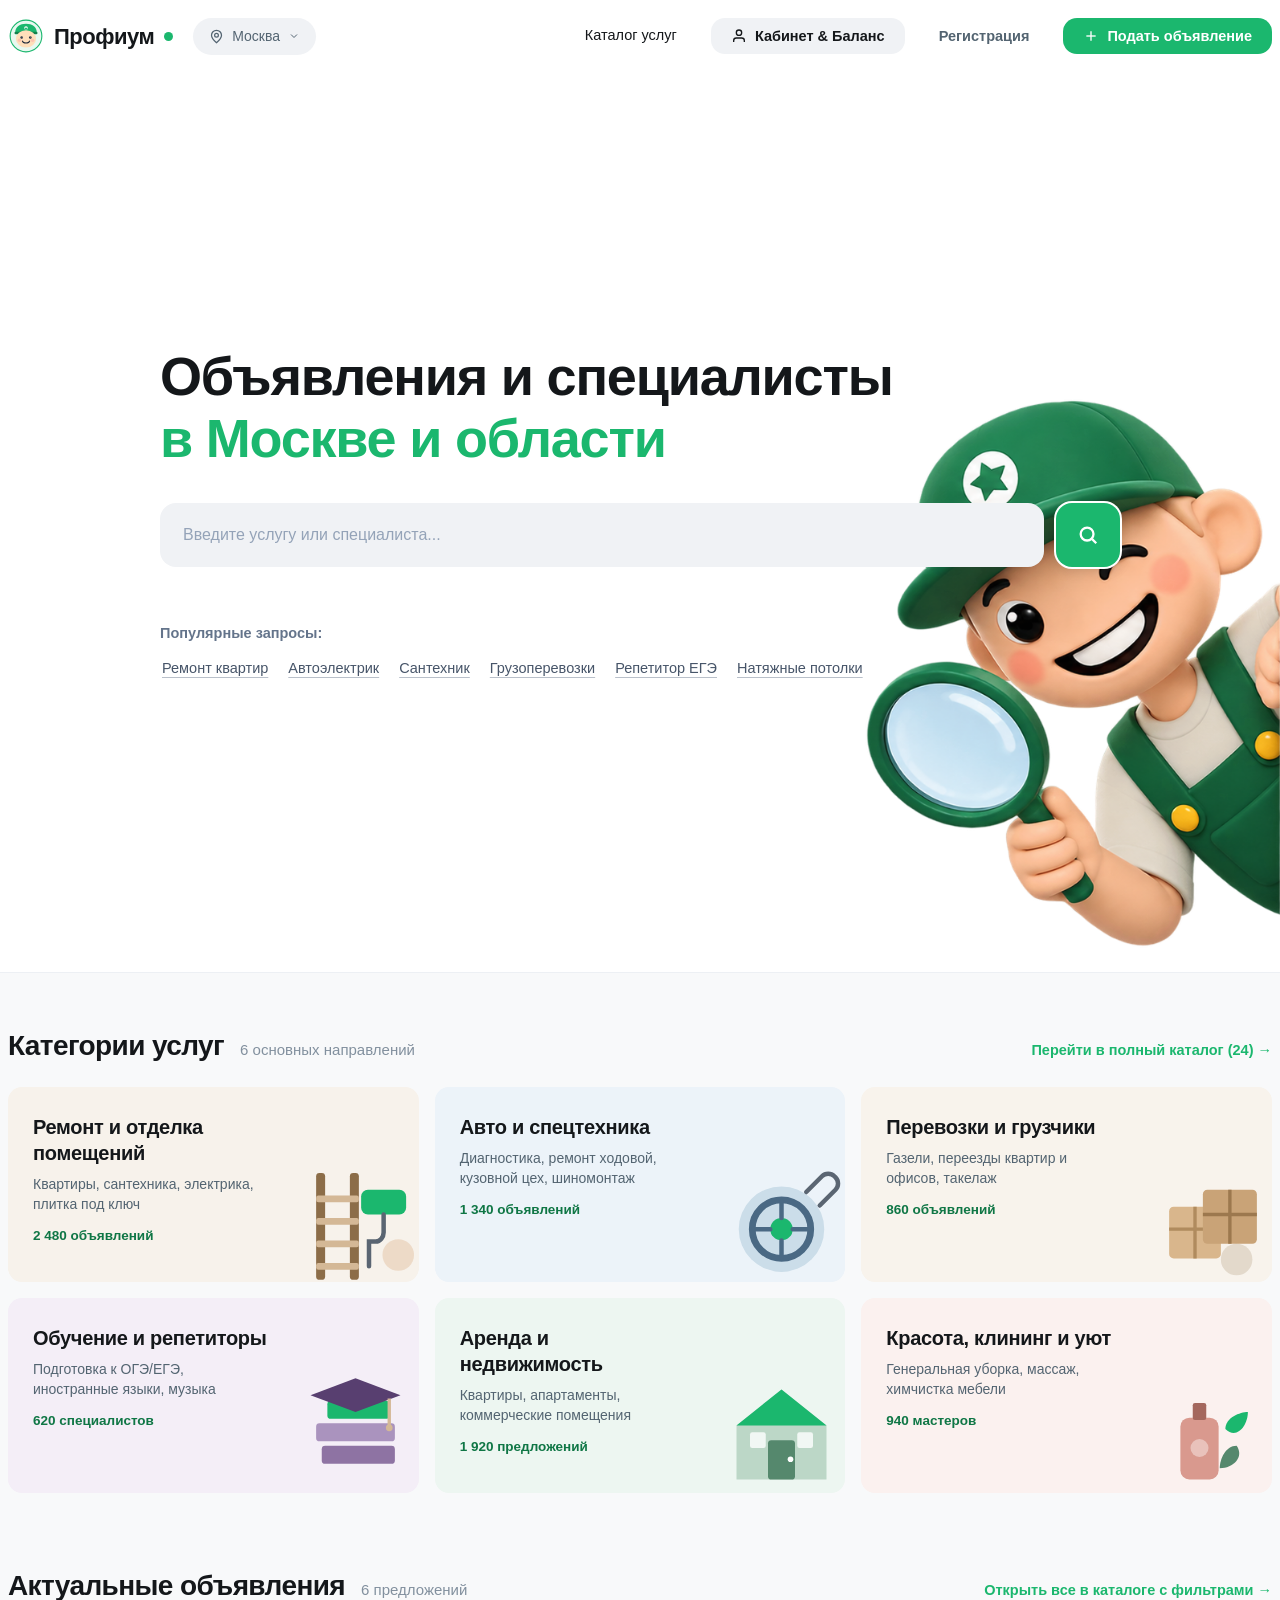
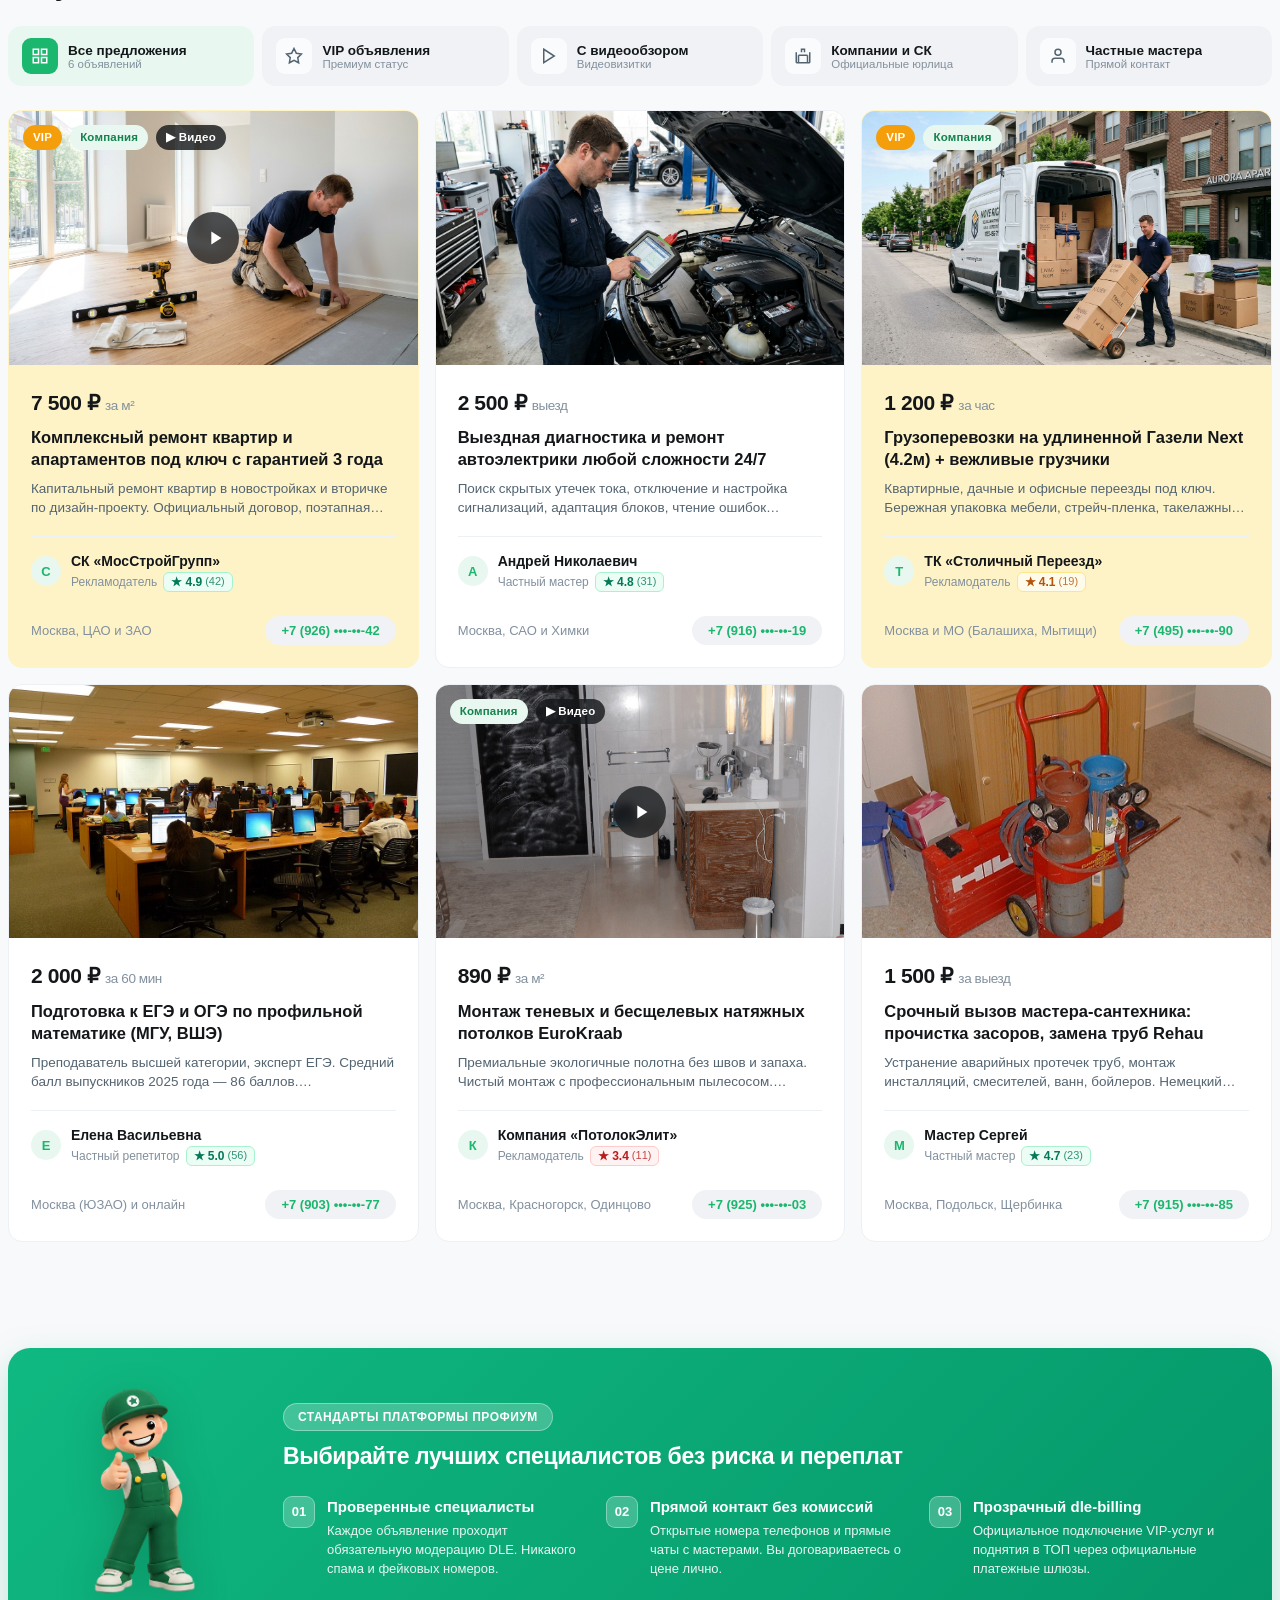
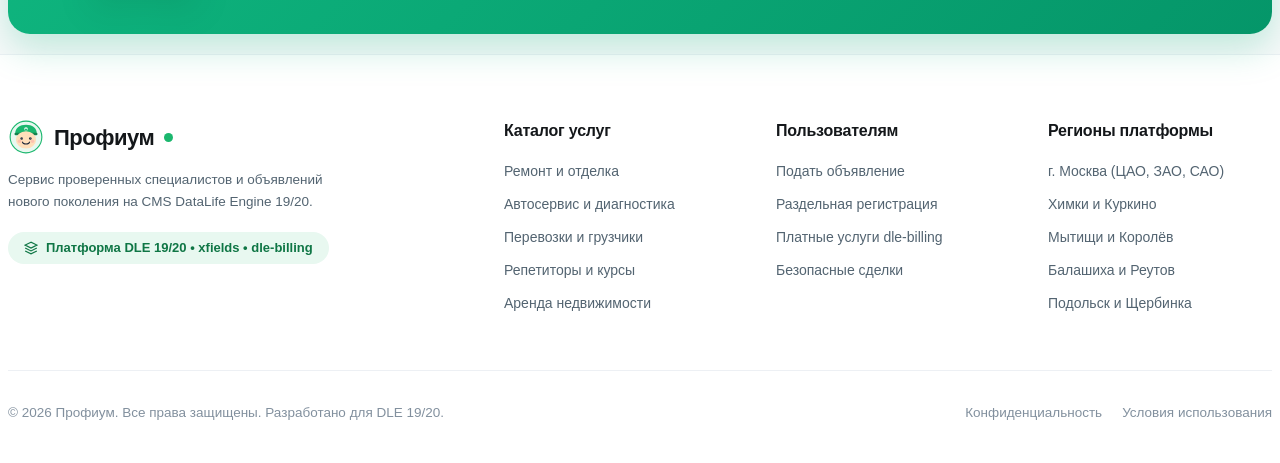
<file: index.html>
<!DOCTYPE html>
<html lang="ru">
<head>
  <meta charset="UTF-8">
  <meta name="viewport" content="width=device-width, initial-scale=1.0">
  <title>Профиум — Сервис проверенных специалистов и объявлений (DLE 19/20)</title>
  <link rel="stylesheet" href="css/style.css?v=3.3">
  <link rel="preconnect" href="https://fonts.googleapis.com">
  <link rel="preconnect" href="https://fonts.gstatic.com" crossorigin>
  <link href="https://fonts.googleapis.com/css2?family=Inter:wght@400;500;600;700&display=swap" rel="stylesheet">
</head>
<body>

  <!-- ================= HEADER ================= -->
  <header class="header">
    <div class="container header__inner">
      <div class="header__left">
        <a href="index.html" class="header__logo">
          <img src="images/branding/mascot.svg" alt="Профиум" class="header__logo-mascot">
          <span>Профиум</span><span class="header__logo-dot"></span>
        </a>
        <div class="header__geo" id="geoBtn" onclick="openModal('modalRegion')" title="Сменить регион">
          <svg width="15" height="15" viewBox="0 0 24 24" fill="none" stroke="currentColor" stroke-width="2"><path d="M12 2a8 8 0 0 0-8 8c0 5.25 8 12 8 12s8-6.75 8-12a8 8 0 0 0-8-8z"/><circle cx="12" cy="10" r="3"/></svg>
          <span id="currentCity">Москва</span>
          <svg width="12" height="12" viewBox="0 0 24 24" fill="none" stroke="currentColor" stroke-width="2"><path d="M6 9l6 6 6-6"/></svg>
        </div>
      </div>

      <div class="header__right">
        <a href="catalog.html" class="btn btn--ghost" style="color: var(--text-main); font-weight: 500;">
          Каталог услуг
        </a>

        <button class="btn btn--outline" id="openCabinetBtn">
          <svg width="16" height="16" viewBox="0 0 24 24" fill="none" stroke="currentColor" stroke-width="2"><path d="M20 21v-2a4 4 0 0 0-4-4H8a4 4 0 0 0-4 4v2"/><circle cx="12" cy="7" r="4"/></svg>
          <span id="userStatusText">Кабинет & Баланс</span>
        </button>

        <button class="btn btn--ghost" id="openRegBtn">
          Регистрация
        </button>

        <button class="btn btn--primary" id="openAddNewsBtn">
          <svg width="16" height="16" viewBox="0 0 24 24" fill="none" stroke="currentColor" stroke-width="2"><line x1="12" y1="5" x2="12" y2="19"/><line x1="5" y1="12" x2="19" y2="12"/></svg>
          Подать объявление
        </button>
      </div>

      <!-- Mobile Right Actions: Green Geo Square Button + Burger Toggle -->
      <div class="header__mobile-actions">
        <button class="header__geo-mobile-btn" onclick="openModal('modalRegion')" title="Сменить регион" aria-label="Сменить регион">
          <svg width="20" height="20" viewBox="0 0 24 24" fill="none" stroke="currentColor" stroke-width="2.3" stroke-linecap="round" stroke-linejoin="round">
            <path d="M12 2a8 8 0 0 0-8 8c0 5.25 8 12 8 12s8-6.75 8-12a8 8 0 0 0-8-8z"/>
            <circle cx="12" cy="10" r="3"/>
          </svg>
        </button>
        <button class="header__burger" id="burgerToggleBtn" aria-label="Открыть мобильное меню" onclick="toggleMobileMenu(true)">
          <span></span>
          <span></span>
          <span></span>
        </button>
      </div>
    </div>
  </header>

  <!-- Mobile Drawer -->
  <div class="mobile-drawer" id="mobileDrawer">
    <div class="mobile-drawer__overlay" onclick="toggleMobileMenu(false)"></div>
    <div class="mobile-drawer__content">
      <div class="mobile-drawer__header">
        <div class="header__logo">
          <img src="images/branding/mascot.svg" alt="Профиум" class="header__logo-mascot">
          <span>Профиум</span><span class="header__logo-dot"></span>
        </div>
        <button class="modal__close" onclick="toggleMobileMenu(false)">&times;</button>
      </div>
      <div class="mobile-drawer__body">
        <nav class="mobile-drawer__nav">
          <a href="catalog.html" class="mobile-nav-item">
            <svg width="20" height="20" viewBox="0 0 24 24" fill="none" stroke="currentColor" stroke-width="2"><rect x="3" y="3" width="7" height="7"/><rect x="14" y="3" width="7" height="7"/><rect x="14" y="14" width="7" height="7"/><rect x="3" y="14" width="7" height="7"/></svg>
            Каталог объявлений
          </a>
          <button class="mobile-nav-item" onclick="openModal('modalCabinet'); toggleMobileMenu(false);">
            <svg width="20" height="20" viewBox="0 0 24 24" fill="none" stroke="currentColor" stroke-width="2"><path d="M20 21v-2a4 4 0 0 0-4-4H8a4 4 0 0 0-4 4v2"/><circle cx="12" cy="7" r="4"/></svg>
            Кабинет & Баланс
          </button>
          <button class="mobile-nav-item" onclick="openModal('modalReg'); toggleMobileMenu(false);">
            <svg width="20" height="20" viewBox="0 0 24 24" fill="none" stroke="currentColor" stroke-width="2"><path d="M16 21v-2a4 4 0 0 0-4-4H5a4 4 0 0 0-4 4v2"/><circle cx="8.5" cy="7" r="4"/><line x1="20" y1="8" x2="20" y2="14"/><line x1="23" y1="11" x2="17" y2="11"/></svg>
            Регистрация (Клиент / Рекламодатель)
          </button>
        </nav>
        <button class="btn btn--primary" style="width: 100%; margin-top: 24px; padding: 14px;" onclick="openModal('modalAddNews'); toggleMobileMenu(false);">
          <svg width="18" height="18" viewBox="0 0 24 24" fill="none" stroke="currentColor" stroke-width="2"><line x1="12" y1="5" x2="12" y2="19"/><line x1="5" y1="12" x2="19" y2="12"/></svg>
          Подать объявление
        </button>
      </div>
    </div>
  </div>

  <!-- ================= HERO & SEARCH (CENTERED SEARCH WITH 3D MASCOT BEHIND) ================= -->
  <section class="hero">
    <!-- 3D Mascot background graphic pinned right against screen edge behind content -->
    <div class="hero__mascot-edge" aria-hidden="true">
      <img src="images/branding/mascot_hero_peeking.png" alt="Профиум Маскот" class="hero__mascot-img">
    </div>

    <div class="container hero__container">
      <div class="hero__content">
        <h1 class="hero__headline">
          Объявления и специалисты<br><span id="heroCitySpan">в Москве и области</span>
        </h1>

        <div class="hero__search-group">
          <div class="search-wrapper">
            <div class="search-input-box">
              <input type="text" class="search-input-box__input" id="searchInput" placeholder="Введите услугу или специалиста..." autocomplete="off">
            </div>
            <button class="btn btn--search-standalone" id="searchSubmitBtn" title="Найти" aria-label="Найти">
              <svg width="22" height="22" viewBox="0 0 24 24" fill="none" stroke="currentColor" stroke-width="2.5"><circle cx="11" cy="11" r="7"/><line x1="21" y1="21" x2="16.5" y2="16.5"/></svg>
            </button>
          </div>

          <div class="search-tags" id="searchTagsContainer">
            <div class="search-tags__title">Популярные запросы:</div>
            <div class="search-tags__list">
              <button type="button" class="tag-chip" onclick="navigateToCatalogQuery('Ремонт квартир')">
                <span>Ремонт квартир</span>
                <svg class="tag-chip__arrow" width="16" height="16" viewBox="0 0 24 24" fill="none" stroke="currentColor" stroke-width="2"><path d="M9 18l6-6-6-6"/></svg>
              </button>
              <button type="button" class="tag-chip" onclick="navigateToCatalogQuery('Автоэлектрик')">
                <span>Автоэлектрик</span>
                <svg class="tag-chip__arrow" width="16" height="16" viewBox="0 0 24 24" fill="none" stroke="currentColor" stroke-width="2"><path d="M9 18l6-6-6-6"/></svg>
              </button>
              <button type="button" class="tag-chip" onclick="navigateToCatalogQuery('Сантехник')">
                <span>Сантехник</span>
                <svg class="tag-chip__arrow" width="16" height="16" viewBox="0 0 24 24" fill="none" stroke="currentColor" stroke-width="2"><path d="M9 18l6-6-6-6"/></svg>
              </button>
              <button type="button" class="tag-chip" onclick="navigateToCatalogQuery('Грузоперевозки')">
                <span>Грузоперевозки</span>
                <svg class="tag-chip__arrow" width="16" height="16" viewBox="0 0 24 24" fill="none" stroke="currentColor" stroke-width="2"><path d="M9 18l6-6-6-6"/></svg>
              </button>
              <button type="button" class="tag-chip" onclick="navigateToCatalogQuery('Репетитор ЕГЭ')">
                <span>Репетитор ЕГЭ</span>
                <svg class="tag-chip__arrow" width="16" height="16" viewBox="0 0 24 24" fill="none" stroke="currentColor" stroke-width="2"><path d="M9 18l6-6-6-6"/></svg>
              </button>
              <button type="button" class="tag-chip" onclick="navigateToCatalogQuery('Натяжные потолки')">
                <span>Натяжные потолки</span>
                <svg class="tag-chip__arrow" width="16" height="16" viewBox="0 0 24 24" fill="none" stroke="currentColor" stroke-width="2"><path d="M9 18l6-6-6-6"/></svg>
              </button>
            </div>
          </div>
        </div>
      </div>
    </div>
  </section>

  <!-- ================= BENTO CATEGORIES (ROW HEADER ON DESKTOP) ================= -->
  <section class="section">
    <div class="container">
      <div class="section__header">
        <div class="section__title-group">
          <h2 class="section__title">Категории услуг</h2>
          <span class="section__counter">6 основных направлений</span>
        </div>
        <a href="catalog.html" class="section__link">Перейти в полный каталог (24) →</a>
      </div>

      <div class="bento-grid">
        <!-- 1. Ремонт -->
        <div class="bento-card bento-card--beige" onclick="navigateToCatalogCategory('Ремонт')">
          <div class="bento-card__content">
            <div class="bento-card__title">Ремонт и отделка помещений</div>
            <div class="bento-card__sub">Квартиры, сантехника, электрика, плитка под ключ</div>
            <div class="bento-card__count">2 480 объявлений</div>
          </div>
          <div class="bento-card__img-wrap">
            <svg class="bento-card__img" viewBox="0 0 120 120" fill="none" xmlns="http://www.w3.org/2000/svg">
              <rect x="25" y="15" width="8" height="95" rx="3" fill="#8c6d48"/>
              <rect x="55" y="15" width="8" height="95" rx="3" fill="#8c6d48"/>
              <rect x="25" y="35" width="38" height="6" rx="2" fill="#d4b896"/>
              <rect x="25" y="55" width="38" height="6" rx="2" fill="#d4b896"/>
              <rect x="25" y="75" width="38" height="6" rx="2" fill="#d4b896"/>
              <rect x="25" y="95" width="38" height="6" rx="2" fill="#d4b896"/>
              <rect x="65" y="30" width="40" height="22" rx="6" fill="#1bb76e"/>
              <path d="M85 52V68C85 72 82 76 78 76H72V98" stroke="#5a6572" stroke-width="4" stroke-linecap="round"/>
              <circle cx="98" cy="88" r="14" fill="#d4a373" fill-opacity="0.3"/>
            </svg>
          </div>
        </div>

        <!-- 2. Авто -->
        <div class="bento-card bento-card--blue" onclick="navigateToCatalogCategory('Авто')">
          <div class="bento-card__content">
            <div class="bento-card__title">Авто и спецтехника</div>
            <div class="bento-card__sub">Диагностика, ремонт ходовой, кузовной цех, шиномонтаж</div>
            <div class="bento-card__count">1 340 объявлений</div>
          </div>
          <div class="bento-card__img-wrap">
            <svg class="bento-card__img" viewBox="0 0 120 120" fill="none" xmlns="http://www.w3.org/2000/svg">
              <circle cx="60" cy="65" r="38" fill="#cbdde9"/>
              <circle cx="60" cy="65" r="26" stroke="#4a6984" stroke-width="6"/>
              <circle cx="60" cy="65" r="10" fill="#1bb76e"/>
              <path d="M60 40V55M60 75V90M35 65H50M70 65H85" stroke="#4a6984" stroke-width="4" stroke-linecap="round"/>
              <path d="M82 32L96 18C99 15 104 15 107 18L108 19C111 22 111 27 108 30L94 44" stroke="#5a6572" stroke-width="4" stroke-linecap="round"/>
            </svg>
          </div>
        </div>

        <!-- 3. Перевозки -->
        <div class="bento-card bento-card--sand" onclick="navigateToCatalogCategory('Грузоперевозки')">
          <div class="bento-card__content">
            <div class="bento-card__title">Перевозки и грузчики</div>
            <div class="bento-card__sub">Газели, переезды квартир и офисов, такелаж</div>
            <div class="bento-card__count">860 объявлений</div>
          </div>
          <div class="bento-card__img-wrap">
            <svg class="bento-card__img" viewBox="0 0 120 120" fill="none" xmlns="http://www.w3.org/2000/svg">
              <rect x="25" y="45" width="46" height="46" rx="4" fill="#d9b68c"/>
              <path d="M25 65H71M48 45V91" stroke="#b08b5e" stroke-width="3"/>
              <rect x="55" y="30" width="48" height="48" rx="4" fill="#c9a377"/>
              <path d="M55 52H103M79 30V78" stroke="#9c784e" stroke-width="3"/>
              <circle cx="85" cy="92" r="14" fill="#8c6d48" fill-opacity="0.2"/>
            </svg>
          </div>
        </div>

        <!-- 4. Обучение -->
        <div class="bento-card bento-card--lavender" onclick="navigateToCatalogCategory('Обучение')">
          <div class="bento-card__content">
            <div class="bento-card__title">Обучение и репетиторы</div>
            <div class="bento-card__sub">Подготовка к ОГЭ/ЕГЭ, иностранные языки, музыка</div>
            <div class="bento-card__count">620 специалистов</div>
          </div>
          <div class="bento-card__img-wrap">
            <svg class="bento-card__img" viewBox="0 0 120 120" fill="none" xmlns="http://www.w3.org/2000/svg">
              <rect x="30" y="70" width="65" height="16" rx="3" fill="#8e73a3"/>
              <rect x="25" y="50" width="70" height="16" rx="3" fill="#aa93be"/>
              <rect x="35" y="30" width="55" height="16" rx="3" fill="#1bb76e"/>
              <path d="M20 25L60 10L100 25L60 40L20 25Z" fill="#583f70"/>
              <line x1="90" y1="28" x2="90" y2="52" stroke="#d4b896" stroke-width="3"/>
              <circle cx="90" cy="54" r="3" fill="#d4b896"/>
            </svg>
          </div>
        </div>

        <!-- 5. Недвижимость -->
        <div class="bento-card bento-card--sage" onclick="navigateToCatalogCategory('Недвижимость')">
          <div class="bento-card__content">
            <div class="bento-card__title">Аренда и недвижимость</div>
            <div class="bento-card__sub">Квартиры, апартаменты, коммерческие помещения</div>
            <div class="bento-card__count">1 920 предложений</div>
          </div>
          <div class="bento-card__img-wrap">
            <svg class="bento-card__img" viewBox="0 0 120 120" fill="none" xmlns="http://www.w3.org/2000/svg">
              <path d="M60 20L20 52V100H100V52L60 20Z" fill="#bcd7c7"/>
              <path d="M60 20L100 52H20L60 20Z" fill="#1bb76e"/>
              <rect x="48" y="65" width="24" height="35" rx="3" fill="#55886d"/>
              <circle cx="68" cy="82" r="2.5" fill="#fff"/>
              <rect x="32" y="58" width="14" height="14" rx="2" fill="#fff" fill-opacity="0.8"/>
              <rect x="74" y="58" width="14" height="14" rx="2" fill="#fff" fill-opacity="0.8"/>
            </svg>
          </div>
        </div>

        <!-- 6. Красота и уют -->
        <div class="bento-card bento-card--rose" onclick="navigateToCatalogCategory('Красота')">
          <div class="bento-card__content">
            <div class="bento-card__title">Красота, клининг и уют</div>
            <div class="bento-card__sub">Генеральная уборка, массаж, химчистка мебели</div>
            <div class="bento-card__count">940 мастеров</div>
          </div>
          <div class="bento-card__img-wrap">
            <svg class="bento-card__img" viewBox="0 0 120 120" fill="none" xmlns="http://www.w3.org/2000/svg">
              <rect x="35" y="45" width="34" height="55" rx="8" fill="#d9998e"/>
              <rect x="46" y="32" width="12" height="15" rx="2" fill="#a4685e"/>
              <circle cx="52" cy="72" r="8" fill="#fff" fill-opacity="0.4"/>
              <path d="M75 55C75 45 88 40 95 40C95 52 85 65 75 55Z" fill="#1bb76e"/>
              <path d="M85 70C75 70 70 82 70 90C82 90 92 80 85 70Z" fill="#55886d"/>
            </svg>
          </div>
        </div>
      </div>
    </div>
  </section>

  <!-- ================= LISTINGS FEED ================= -->
  <section class="section" style="padding-top: 20px;">
    <div class="container">
      <div class="section__header">
        <div class="section__title-group">
          <h2 class="section__title" id="feedTitle">Актуальные объявления</h2>
          <span class="section__counter" id="listingsCountBadge">6 предложений</span>
        </div>
        <a href="catalog.html" class="section__link">Открыть все в каталоге с фильтрами →</a>
      </div>

      <!-- Compact Bento Grid Filter Tabs (Profi Style) -->
      <div class="feed-tabs-bento">
        <button class="feed-bento-tab feed-bento-tab--all active" onclick="switchFeedTab('all', this)">
          <div class="feed-bento-tab__icon">
            <svg width="18" height="18" viewBox="0 0 24 24" fill="none" stroke="currentColor" stroke-width="2"><rect x="3" y="3" width="7" height="7"/><rect x="14" y="3" width="7" height="7"/><rect x="14" y="14" width="7" height="7"/><rect x="3" y="14" width="7" height="7"/></svg>
          </div>
          <div class="feed-bento-tab__info">
            <span class="feed-bento-tab__name">Все предложения</span>
            <span class="feed-bento-tab__sub">6 объявлений</span>
          </div>
        </button>

        <button class="feed-bento-tab feed-bento-tab--vip" onclick="switchFeedTab('vip', this)">
          <div class="feed-bento-tab__icon">
            <svg width="18" height="18" viewBox="0 0 24 24" fill="none" stroke="currentColor" stroke-width="2"><polygon points="12 2 15.09 8.26 22 9.27 17 14.14 18.18 21.02 12 17.77 5.82 21.02 7 14.14 2 9.27 8.91 8.26 12 2"/></svg>
          </div>
          <div class="feed-bento-tab__info">
            <span class="feed-bento-tab__name">VIP объявления</span>
            <span class="feed-bento-tab__sub">Премиум статус</span>
          </div>
        </button>

        <button class="feed-bento-tab feed-bento-tab--video" onclick="switchFeedTab('video', this)">
          <div class="feed-bento-tab__icon">
            <svg width="18" height="18" viewBox="0 0 24 24" fill="none" stroke="currentColor" stroke-width="2"><polygon points="5 3 19 12 5 21 5 3"/></svg>
          </div>
          <div class="feed-bento-tab__info">
            <span class="feed-bento-tab__name">С видеообзором</span>
            <span class="feed-bento-tab__sub">Видеовизитки</span>
          </div>
        </button>

        <button class="feed-bento-tab feed-bento-tab--adv" onclick="switchFeedTab('advertiser', this)">
          <div class="feed-bento-tab__icon">
            <svg width="18" height="18" viewBox="0 0 24 24" fill="none" stroke="currentColor" stroke-width="2"><path d="M3 21h18M3 7v14M21 7v14M6 21V11M18 21V11M6 11h12M10 7V3h4v4"/></svg>
          </div>
          <div class="feed-bento-tab__info">
            <span class="feed-bento-tab__name">Компании и СК</span>
            <span class="feed-bento-tab__sub">Официальные юрлица</span>
          </div>
        </button>

        <button class="feed-bento-tab feed-bento-tab--private" onclick="switchFeedTab('private', this)">
          <div class="feed-bento-tab__icon">
            <svg width="18" height="18" viewBox="0 0 24 24" fill="none" stroke="currentColor" stroke-width="2"><path d="M20 21v-2a4 4 0 0 0-4-4H8a4 4 0 0 0-4 4v2"/><circle cx="12" cy="7" r="4"/></svg>
          </div>
          <div class="feed-bento-tab__info">
            <span class="feed-bento-tab__name">Частные мастера</span>
            <span class="feed-bento-tab__sub">Прямой контакт</span>
          </div>
        </button>
      </div>

      <!-- Ads Grid -->
      <div class="listings-grid" id="listingsContainer"></div>
    </div>
  </section>

  <!-- ================= VAULT-BOY STYLE ADVANTAGES BANNER ================= -->
  <section class="container" style="margin-top: 50px; margin-bottom: 20px;">
    <div class="vault-banner">
      <div class="vault-banner__character">
        <img src="images/branding/mascot_platform_standards.png" alt="Профиум рекомендует!" class="vault-banner__img">
      </div>
      <div class="vault-banner__content">
        <div class="vault-banner__tag">Стандарты платформы Профиум</div>
        <h3 class="vault-banner__title">Выбирайте лучших специалистов без риска и переплат</h3>
        <div class="vault-banner__grid">
          <div class="vault-feature">
            <div class="vault-feature__badge">01</div>
            <div>
              <div class="vault-feature__title">Проверенные специалисты</div>
              <div class="vault-feature__desc">Каждое объявление проходит обязательную модерацию DLE. Никакого спама и фейковых номеров.</div>
            </div>
          </div>

          <div class="vault-feature">
            <div class="vault-feature__badge">02</div>
            <div>
              <div class="vault-feature__title">Прямой контакт без комиссий</div>
              <div class="vault-feature__desc">Открытые номера телефонов и прямые чаты с мастерами. Вы договариваетесь о цене лично.</div>
            </div>
          </div>

          <div class="vault-feature">
            <div class="vault-feature__badge">03</div>
            <div>
              <div class="vault-feature__title">Прозрачный dle-billing</div>
              <div class="vault-feature__desc">Официальное подключение VIP-услуг и поднятия в ТОП через официальные платежные шлюзы.</div>
            </div>
          </div>
        </div>
      </div>
    </div>
  </section>

  <!-- ================= FOOTER ================= -->
  <footer class="footer" style="margin-top: 0;">
    <div class="container">
      <div class="footer__grid">
        <div>
          <div class="header__logo" style="margin-bottom: 14px;">
            <img src="images/branding/mascot.svg" alt="Профиум" class="header__logo-mascot">
            <span>Профиум</span><span class="header__logo-dot"></span>
          </div>
          <p style="font-size: 13.5px; line-height: 1.6; max-width: 320px; color: var(--text-secondary); margin-bottom: 20px;">
            Сервис проверенных специалистов и объявлений нового поколения на CMS DataLife Engine 19/20.
          </p>
          <div class="footer__dle-badge">
            <svg width="14" height="14" viewBox="0 0 24 24" fill="none" stroke="currentColor" stroke-width="2"><path d="M12 2L2 7l10 5 10-5-10-5zM2 17l10 5 10-5M2 12l10 5 10-5"/></svg>
            Платформа DLE 19/20 • xfields • dle-billing
          </div>
        </div>

        <div>
          <div class="footer__col-title">Каталог услуг</div>
          <ul class="footer__list">
            <li><a href="catalog.html?category=Ремонт">Ремонт и отделка</a></li>
            <li><a href="catalog.html?category=Авто">Автосервис и диагностика</a></li>
            <li><a href="catalog.html?category=Грузоперевозки">Перевозки и грузчики</a></li>
            <li><a href="catalog.html?category=Обучение">Репетиторы и курсы</a></li>
            <li><a href="catalog.html?category=Недвижимость">Аренда недвижимости</a></li>
          </ul>
        </div>

        <div>
          <div class="footer__col-title">Пользователям</div>
          <ul class="footer__list">
            <li><a href="#" onclick="openModal('modalAddNews'); return false;">Подать объявление</a></li>
            <li><a href="#" onclick="openModal('modalReg'); return false;">Раздельная регистрация</a></li>
            <li><a href="#" onclick="openModal('modalCabinet'); return false;">Платные услуги dle-billing</a></li>
            <li><a href="#" onclick="showToast('Правила безопасности платформы'); return false;">Безопасные сделки</a></li>
          </ul>
        </div>

        <div>
          <div class="footer__col-title">Регионы платформы</div>
          <ul class="footer__list">
            <li><a href="#" onclick="selectRegion('Москва'); return false;">г. Москва (ЦАО, ЗАО, САО)</a></li>
            <li><a href="#" onclick="selectRegion('Химки'); return false;">Химки и Куркино</a></li>
            <li><a href="#" onclick="selectRegion('Мытищи'); return false;">Мытищи и Королёв</a></li>
            <li><a href="#" onclick="selectRegion('Балашиха'); return false;">Балашиха и Реутов</a></li>
            <li><a href="#" onclick="selectRegion('Подольск'); return false;">Подольск и Щербинка</a></li>
          </ul>
        </div>
      </div>

      <div class="footer__bottom">
        <div>© 2026 Профиум. Все права защищены. Разработано для DLE 19/20.</div>
        <div style="display: flex; gap: 20px;">
          <a href="#" onclick="showToast('Пользовательское соглашение'); return false;">Конфиденциальность</a>
          <a href="#" onclick="showToast('Оферта сервиса'); return false;">Условия использования</a>
        </div>
      </div>
    </div>
  </footer>

  <!-- ================= MODALS ================= -->

  <!-- 1. REGION MODAL -->
  <div class="modal-overlay" id="modalRegion">
    <div class="modal">
      <div class="modal__header">
        <div class="modal__title">Выберите город или регион</div>
        <button class="modal__close" onclick="closeModal('modalRegion')">✕</button>
      </div>
      <div class="modal__body">
        <div class="form-group">
          <input type="text" class="form-input" id="regionSearchInput" placeholder="Введите название города (например: Химки)..." oninput="filterRegionsList(this.value)">
        </div>

        <div style="font-size: 13px; font-weight: 600; margin-bottom: 10px; color: var(--text-main);">Популярные регионы:</div>
        <div class="region-chips">
          <span class="region-chip active" onclick="selectRegion('Москва')">Москва</span>
          <span class="region-chip" onclick="selectRegion('Химки')">Химки</span>
          <span class="region-chip" onclick="selectRegion('Балашиха')">Балашиха</span>
          <span class="region-chip" onclick="selectRegion('Мытищи')">Мытищи</span>
          <span class="region-chip" onclick="selectRegion('Подольск')">Подольск</span>
          <span class="region-chip" onclick="selectRegion('Красногорск')">Красногорск</span>
        </div>

        <div class="region-list" id="regionItemsList">
          <div class="region-item active" onclick="selectRegion('Москва')">
            <span>Москва и центр</span>
            <span style="font-size: 12px; color: var(--text-muted);">4 820 объявлений</span>
          </div>
          <div class="region-item" onclick="selectRegion('Химки')">
            <span>Химки (Север МО)</span>
            <span style="font-size: 12px; color: var(--text-muted);">840 объявлений</span>
          </div>
          <div class="region-item" onclick="selectRegion('Балашиха')">
            <span>Балашиха (Восток МО)</span>
            <span style="font-size: 12px; color: var(--text-muted);">1 120 объявлений</span>
          </div>
          <div class="region-item" onclick="selectRegion('Мытищи')">
            <span>Мытищи (Северо-Восток МО)</span>
            <span style="font-size: 12px; color: var(--text-muted);">790 объявлений</span>
          </div>
          <div class="region-item" onclick="selectRegion('Подольск')">
            <span>Подольск (Юг МО)</span>
            <span style="font-size: 12px; color: var(--text-muted);">950 объявлений</span>
          </div>
          <div class="region-item" onclick="selectRegion('Красногорск')">
            <span>Красногорск (Запад МО)</span>
            <span style="font-size: 12px; color: var(--text-muted);">680 объявлений</span>
          </div>
        </div>
      </div>
      <div class="modal__footer">
        <button class="btn btn--outline" onclick="closeModal('modalRegion')">Закрыть</button>
      </div>
    </div>
  </div>

  <!-- 2. ADD NEWS MODAL -->
  <div class="modal-overlay" id="modalAddNews">
    <div class="modal modal--large">
      <div class="modal__header">
        <div class="modal__title">Подача объявления в DLE (addnews.tpl)</div>
        <button class="modal__close" onclick="closeModal('modalAddNews')">✕</button>
      </div>

      <div class="modal__body">
        <div class="form-group">
          <label class="form-label">Заголовок объявления *</label>
          <input type="text" id="addTitle" class="form-input" placeholder="Например: Качественный ремонт ванных комнат и санузлов">
        </div>

        <div style="display: grid; grid-template-columns: 1fr 1fr; gap: 16px;">
          <div class="form-group">
            <label class="form-label">Категория (Дерево категорий DLE) *</label>
            <select id="addCategory" class="form-select">
              <option value="Ремонт">Ремонт и отделка (Платное: 150 ₽)</option>
              <option value="Авто">Авто и спецтехника (Бесплатно)</option>
              <option value="Грузоперевозки">Перевозки и грузчики (Бесплатно)</option>
              <option value="Обучение">Обучение и репетиторы (Бесплатно)</option>
              <option value="Недвижимость">Недвижимость (Платное: 200 ₽)</option>
              <option value="Красота">Красота и клининг (Бесплатно)</option>
            </select>
          </div>

          <div class="form-group">
            <label class="form-label">Стоимость (xfield: price) *</label>
            <input type="text" id="addPrice" class="form-input" placeholder="Например: 3 500 ₽ / м²">
          </div>
        </div>

        <div class="form-group">
          <label class="form-label">Описание объявления *</label>
          <textarea id="addDesc" class="form-textarea" placeholder="Опишите подробно опыт, используемые инструменты, сроки и гарантии..."></textarea>
        </div>

        <div class="form-group">
          <label class="form-label">Фотографии (нативный xfield: загрузка изображений DLE)</label>
          <div class="dropzone" id="photoDropzone" onclick="simulatePhotoUpload()">
            <div class="dropzone__icon">📷</div>
            <div class="dropzone__text">Нажмите, чтобы прикрепить фото (или перетащите файлы)</div>
            <div class="dropzone__sub">До 10 фото, авто-генерация превью WebP и водяные знаки DLE</div>
          </div>
          <div class="upload-previews" id="photoPreviews"></div>
        </div>

        <div class="form-group">
          <label class="form-label">Ссылка на видеообзор (xfield: video — YouTube / RuTube / VK)</label>
          <input type="text" id="addVideo" class="form-input" placeholder="https://rutube.ru/video/... или https://youtube.com/watch?v=...">
        </div>

        <div style="display: grid; grid-template-columns: 1fr 1fr; gap: 16px;">
          <div class="form-group">
            <label class="form-label">Город / Район *</label>
            <input type="text" id="addCity" class="form-input" value="Москва, ЦАО">
          </div>
          <div class="form-group">
            <label class="form-label">Контактный телефон *</label>
            <input type="text" id="addPhone" class="form-input" value="+7 (926) 450-22-18">
          </div>
        </div>

        <div class="billing-box">
          <div class="billing-box__title">
            <span>Платные услуги продвижения (Модуль dle-billing)</span>
            <span style="font-size: 12px; color: var(--primary);">Списание с баланса</span>
          </div>

          <div class="billing-option">
            <label class="billing-option__label">
              <input type="checkbox" id="billVip" onchange="calcBillingTotal()">
              <span><strong>VIP-статус</strong> — рамка, золотой бейдж и показ на главной</span>
            </label>
            <span class="billing-option__price">+290 ₽</span>
          </div>

          <div class="billing-option">
            <label class="billing-option__label">
              <input type="checkbox" id="billPin" onchange="calcBillingTotal()">
              <span><strong>Закрепление в ТОПе</strong> категории на 7 дней</span>
            </label>
            <span class="billing-option__price">+490 ₽</span>
          </div>

          <div class="billing-option">
            <label class="billing-option__label">
              <input type="checkbox" id="billUp" onchange="calcBillingTotal()">
              <span><strong>Поднятие на 1-е место</strong> сразу после публикации</span>
            </label>
            <span class="billing-option__price">+99 ₽</span>
          </div>

          <div style="display: flex; justify-content: space-between; align-items: center; margin-top: 14px; padding-top: 12px; border-top: 1px solid var(--border-light);">
            <span style="font-size: 14px; font-weight: 600;">Итого к оплате:</span>
            <span id="billTotalSum" style="font-size: 17px; font-weight: 700; color: var(--primary);">0 ₽</span>
          </div>
        </div>
      </div>

      <div class="modal__footer">
        <button class="btn btn--outline" onclick="closeModal('modalAddNews')">Отмена</button>
        <button class="btn btn--primary" id="publishAdBtn" onclick="submitNewAd()">
          Опубликовать объявление
        </button>
      </div>
    </div>
  </div>

  <!-- 3. SPLIT REGISTRATION WITH NEW ILLUSTRATED ROLE CARDS -->
  <div class="modal-overlay" id="modalReg">
    <div class="modal">
      <div class="modal__header">
        <div class="modal__title">Регистрация в Профиум (Разделение ролей DLE)</div>
        <button class="modal__close" onclick="closeModal('modalReg')">✕</button>
      </div>

      <div class="modal__body">
        <div class="form-label" style="margin-bottom: 12px;">Выберите ваш статус на платформе:</div>
        
        <div class="role-toggle">
          <div class="role-card role-card--client active" id="roleClientCard" onclick="selectRole('client')">
            <div class="role-card__info">
              <span class="role-card__badge">Заказчик</span>
              <div class="role-card__title" style="color: #92400e;">Я Клиент</div>
              <div class="role-card__desc" style="color: #b45309;">Ищу специалистов, сохраняю в избранное, заказываю услуги без комиссий</div>
            </div>
            <div class="role-card__illustration">
              <img src="images/branding/role_client.svg" alt="Клиент">
            </div>
          </div>

          <div class="role-card role-card--seller" id="roleSellerCard" onclick="selectRole('seller')">
            <div class="role-card__info">
              <span class="role-card__badge">Исполнитель</span>
              <div class="role-card__title" style="color: #6b21a8;">Я Рекламодатель</div>
              <div class="role-card__desc" style="color: #7e22ce;">Публикую объявления, подключаю VIP-продвижение, развиваю бизнес</div>
            </div>
            <div class="role-card__illustration">
              <img src="images/branding/role_advertiser.svg" alt="Рекламодатель">
            </div>
          </div>
        </div>

        <div class="form-group" id="companyFieldGroup" style="display: none;">
          <label class="form-label">Название организации / Имя мастера *</label>
          <input type="text" class="form-input" id="regCompany" placeholder="Например: ООО «СтройГрупп» или Мастер Алексей">
        </div>

        <div class="form-group">
          <label class="form-label">Ваше имя / Логин *</label>
          <input type="text" class="form-input" id="regLogin" placeholder="alex_moscow">
        </div>

        <div class="form-group">
          <label class="form-label">Электронная почта *</label>
          <input type="email" class="form-input" id="regEmail" placeholder="name@example.ru">
        </div>

        <div class="form-group">
          <label class="form-label">Пароль *</label>
          <input type="password" class="form-input" id="regPassword" placeholder="••••••••">
        </div>

        <div style="font-size: 12.5px; color: var(--text-muted); line-height: 1.45;">
          При сохранении DLE плагин автоматически определит пользователя в системную группу <strong><span id="targetGroupName">«Клиенты» (ID 4)</span></strong>.
        </div>
      </div>

      <div class="modal__footer">
        <button class="btn btn--outline" onclick="closeModal('modalReg')">Закрыть</button>
        <button class="btn btn--primary" onclick="submitRegistration()">Зарегистрироваться</button>
      </div>
    </div>
  </div>

  <!-- 4. DETAIL AD VIEW -->
  <div class="modal-overlay" id="modalAdDetail">
    <div class="modal modal--large modal--ad-detail">
      <button class="modal__close detail-modal__close" onclick="closeModal('modalAdDetail')" aria-label="Закрыть">✕</button>

      <div class="modal__header detail-modal__header">
        <div class="modal__title" id="detailModalTitle">Просмотр объявления</div>
      </div>

      <div class="modal__body detail-modal__body" id="detailModalBody"></div>

      <div class="modal__footer detail-modal__footer">
        <div class="detail-author-box" id="detailAuthorBlock"></div>
        <div class="detail-actions-box">
          <button class="btn btn--outline" id="detailPromoBtn" onclick="openPromoFromDetail()">
            ⚡ Продвинуть (VIP)
          </button>
          <button class="btn btn--primary" id="detailCallBtn" onclick="revealDetailPhone()">
            Показать телефон
          </button>
        </div>
      </div>
    </div>
  </div>

  <!-- 5. CABINET & DLE-BILLING -->
  <div class="modal-overlay" id="modalCabinet">
    <div class="modal">
      <div class="modal__header">
        <div class="modal__title">Личный кабинет и dle-billing</div>
        <button class="modal__close" onclick="closeModal('modalCabinet')">✕</button>
      </div>

      <div class="modal__body">
        <div style="display: flex; align-items: center; justify-content: space-between; padding: 18px; background-color: var(--primary-soft); border-radius: var(--radius-md); margin-bottom: 24px;">
          <div>
            <div style="font-size: 12.5px; color: var(--primary); font-weight: 500;">Текущий баланс (dle-billing)</div>
            <div style="font-size: 26px; font-weight: 700; color: var(--primary);" id="cabBalanceValue">1 450 ₽</div>
          </div>
          <button class="btn btn--primary" onclick="simulateTopUp()">
            + Пополнить счет
          </button>
        </div>

        <div style="font-size: 14.5px; font-weight: 600; margin-bottom: 14px; color: var(--text-main);">
          Мои объявления на доске:
        </div>

        <div id="userAdsList" style="display: flex; flex-direction: column; gap: 12px;"></div>

        <div style="margin-top: 24px; padding: 14px; border-radius: var(--radius-md); background: #f0f7f2; font-size: 12.5px; color: #1f583a; line-height: 1.5;">
          💡 <strong>Как это устроено в DLE:</strong> Баланс хранится в таблице `dle_billing_users`. Списание за размещение и VIP-статус происходит через нативные транзакции биллинга.
        </div>
      </div>

      <div class="modal__footer">
        <button class="btn btn--outline" onclick="closeModal('modalCabinet')">Закрыть</button>
      </div>
    </div>
  </div>

  <!-- Toast -->
  <div class="toast-container" id="toastContainer"></div>

  <!-- Scripts -->
  <script src="js/app.js?v=3.3"></script>
</body>
</html>
</file>
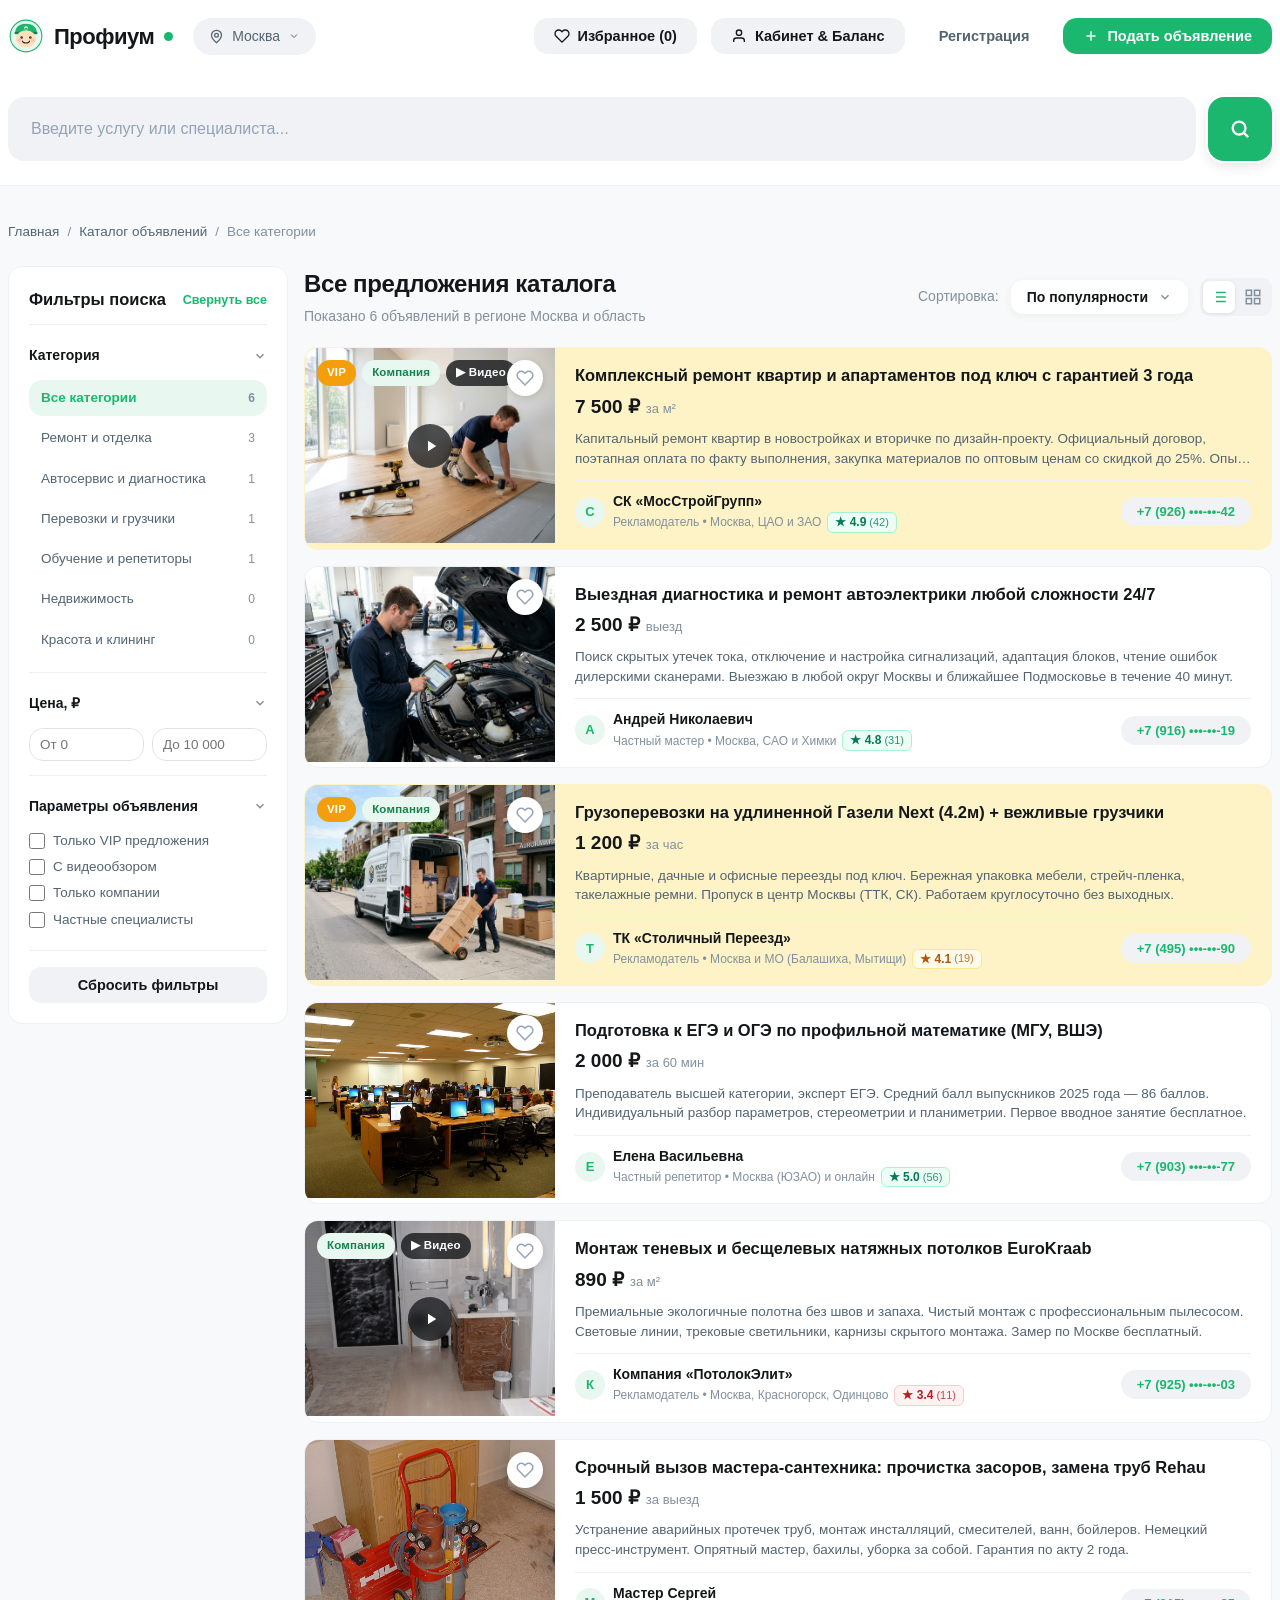
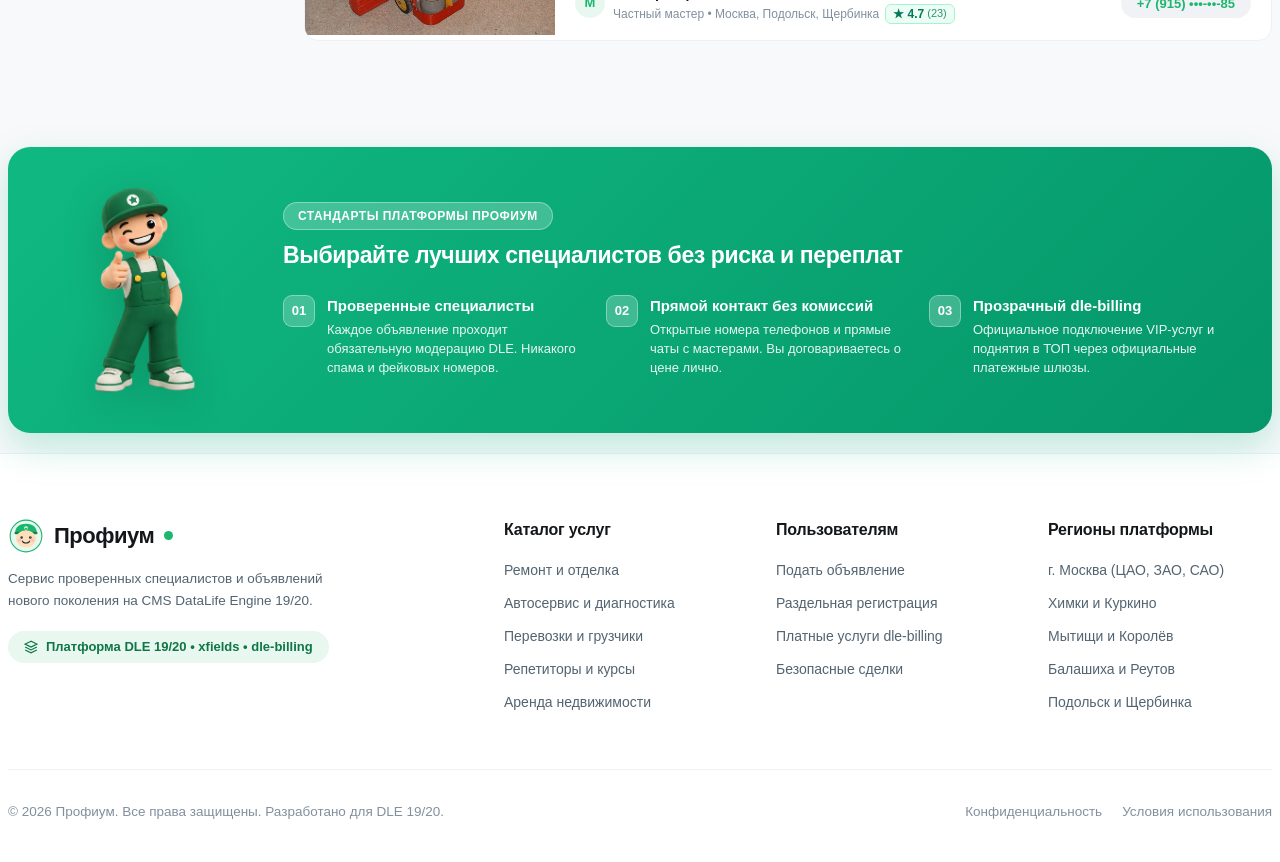
<file: catalog.html>
<!DOCTYPE html>
<html lang="ru">
<head>
  <meta charset="UTF-8">
  <meta name="viewport" content="width=device-width, initial-scale=1.0">
  <title>Каталог объявлений и специалистов — Профиум</title>
  <link rel="stylesheet" href="css/style.css?v=3.3">
  <link rel="preconnect" href="https://fonts.googleapis.com">
  <link rel="preconnect" href="https://fonts.gstatic.com" crossorigin>
  <link href="https://fonts.googleapis.com/css2?family=Inter:wght@400;500;600;700&display=swap" rel="stylesheet">
</head>
<body>

  <!-- ================= HEADER ================= -->
  <header class="header">
    <div class="container header__inner">
      <div class="header__left">
        <a href="index.html" class="header__logo">
          <img src="images/branding/mascot.svg" alt="Профиум" class="header__logo-mascot">
          <span>Профиум</span><span class="header__logo-dot"></span>
        </a>
        <div class="header__geo" id="geoBtn" onclick="openModal('modalRegion')" title="Сменить регион">
          <svg width="15" height="15" viewBox="0 0 24 24" fill="none" stroke="currentColor" stroke-width="2"><path d="M12 2a8 8 0 0 0-8 8c0 5.25 8 12 8 12s8-6.75 8-12a8 8 0 0 0-8-8z"/><circle cx="12" cy="10" r="3"/></svg>
          <span id="currentCity">Москва</span>
          <svg width="12" height="12" viewBox="0 0 24 24" fill="none" stroke="currentColor" stroke-width="2"><path d="M6 9l6 6 6-6"/></svg>
        </div>
      </div>

      <div class="header__right">
        <button class="btn btn--outline" id="favoritesHeaderBtn" onclick="filterByFavorites()" title="Показать избранное">
          <svg width="16" height="16" viewBox="0 0 24 24" fill="none" stroke="currentColor" stroke-width="2"><path d="M20.84 4.61a5.5 5.5 0 0 0-7.78 0L12 5.67l-1.06-1.06a5.5 5.5 0 0 0-7.78 7.78l1.06 1.06L12 21.23l7.78-7.78 1.06-1.06a5.5 5.5 0 0 0 0-7.78z"/></svg>
          <span id="favCountText">Избранное (0)</span>
        </button>

        <button class="btn btn--outline" id="openCabinetBtn">
          <svg width="16" height="16" viewBox="0 0 24 24" fill="none" stroke="currentColor" stroke-width="2"><path d="M20 21v-2a4 4 0 0 0-4-4H8a4 4 0 0 0-4 4v2"/><circle cx="12" cy="7" r="4"/></svg>
          <span id="userStatusText">Кабинет & Баланс</span>
        </button>

        <button class="btn btn--ghost" id="openRegBtn">
          Регистрация
        </button>

        <button class="btn btn--primary" id="openAddNewsBtn">
          <svg width="16" height="16" viewBox="0 0 24 24" fill="none" stroke="currentColor" stroke-width="2"><line x1="12" y1="5" x2="12" y2="19"/><line x1="5" y1="12" x2="19" y2="12"/></svg>
          Подать объявление
        </button>
      </div>

      <!-- Mobile Right Actions: Green Geo Square Button + Burger Toggle -->
      <div class="header__mobile-actions">
        <button class="header__geo-mobile-btn" onclick="openModal('modalRegion')" title="Сменить регион" aria-label="Сменить регион">
          <svg width="20" height="20" viewBox="0 0 24 24" fill="none" stroke="currentColor" stroke-width="2.3" stroke-linecap="round" stroke-linejoin="round">
            <path d="M12 2a8 8 0 0 0-8 8c0 5.25 8 12 8 12s8-6.75 8-12a8 8 0 0 0-8-8z"/>
            <circle cx="12" cy="10" r="3"/>
          </svg>
        </button>
        <button class="header__burger" id="burgerToggleBtn" aria-label="Открыть мобильное меню" onclick="toggleMobileMenu(true)">
          <span></span>
          <span></span>
          <span></span>
        </button>
      </div>
    </div>
  </header>

  <!-- Mobile Drawer -->
  <div class="mobile-drawer" id="mobileDrawer">
    <div class="mobile-drawer__overlay" onclick="toggleMobileMenu(false)"></div>
    <div class="mobile-drawer__content">
      <div class="mobile-drawer__header">
        <div class="header__logo">
          <img src="images/branding/mascot.svg" alt="Профиум" class="header__logo-mascot">
          <span>Профиум</span><span class="header__logo-dot"></span>
        </div>
        <button class="modal__close" onclick="toggleMobileMenu(false)">&times;</button>
      </div>
      <div class="mobile-drawer__body">
        <nav class="mobile-drawer__nav">
          <a href="index.html" class="mobile-nav-item">
            <svg width="20" height="20" viewBox="0 0 24 24" fill="none" stroke="currentColor" stroke-width="2"><path d="M3 9l9-7 9 7v11a2 2 0 0 1-2 2H5a2 2 0 0 1-2-2z"/><polyline points="9 22 9 12 15 12 15 22"/></svg>
            Главная
          </a>
          <button class="mobile-nav-item" onclick="filterByFavorites(); toggleMobileMenu(false);">
            <svg width="20" height="20" viewBox="0 0 24 24" fill="none" stroke="currentColor" stroke-width="2"><path d="M20.84 4.61a5.5 5.5 0 0 0-7.78 0L12 5.67l-1.06-1.06a5.5 5.5 0 0 0-7.78 7.78l1.06 1.06L12 21.23l7.78-7.78 1.06-1.06a5.5 5.5 0 0 0 0-7.78z"/></svg>
            Избранные объявления
          </button>
          <button class="mobile-nav-item" onclick="openModal('modalCabinet'); toggleMobileMenu(false);">
            <svg width="20" height="20" viewBox="0 0 24 24" fill="none" stroke="currentColor" stroke-width="2"><path d="M20 21v-2a4 4 0 0 0-4-4H8a4 4 0 0 0-4 4v2"/><circle cx="12" cy="7" r="4"/></svg>
            Кабинет & Баланс
          </button>
          <button class="mobile-nav-item" onclick="openModal('modalReg'); toggleMobileMenu(false);">
            <svg width="20" height="20" viewBox="0 0 24 24" fill="none" stroke="currentColor" stroke-width="2"><path d="M16 21v-2a4 4 0 0 0-4-4H5a4 4 0 0 0-4 4v2"/><circle cx="8.5" cy="7" r="4"/><line x1="20" y1="8" x2="20" y2="14"/><line x1="23" y1="11" x2="17" y2="11"/></svg>
            Регистрация (Клиент / Рекламодатель)
          </button>
        </nav>
        <button class="btn btn--primary" style="width: 100%; margin-top: 24px; padding: 14px;" onclick="openModal('modalAddNews'); toggleMobileMenu(false);">
          <svg width="18" height="18" viewBox="0 0 24 24" fill="none" stroke="currentColor" stroke-width="2"><line x1="12" y1="5" x2="12" y2="19"/><line x1="5" y1="12" x2="19" y2="12"/></svg>
          Подать объявление
        </button>
      </div>
    </div>
  </div>

  <!-- ================= SEARCH BAR STRIP ================= -->
  <section style="background: #fff; border-bottom: 1px solid var(--border-light); padding: 24px 0;">
    <div class="container">
      <div class="search-wrapper">
        <div class="search-input-box">
          <input type="text" class="search-input-box__input" id="catalogSearchInput" placeholder="Введите услугу или специалиста..." autocomplete="off">
        </div>
        <button class="btn btn--search-standalone" id="catalogSearchBtn" onclick="executeCatalogSearch()" title="Найти" aria-label="Найти">
          <svg width="22" height="22" viewBox="0 0 24 24" fill="none" stroke="currentColor" stroke-width="2.5"><circle cx="11" cy="11" r="7"/><line x1="21" y1="21" x2="16.5" y2="16.5"/></svg>
        </button>
      </div>
    </div>
  </section>

  <!-- ================= MAIN CATALOG CONTENT ================= -->
  <main class="section" style="padding-top: 36px;">
    <div class="container">
      <!-- Breadcrumbs -->
      <nav class="breadcrumbs">
        <a href="index.html">Главная</a>
        <span>/</span>
        <a href="catalog.html">Каталог объявлений</a>
        <span>/</span>
        <span id="breadcrumbCurrent">Все категории</span>
      </nav>

      <!-- Sticky Mobile Filter Widget Bar (Sticks right below header on mobile) -->
      <div class="mobile-sticky-filter" id="mobileStickyFilter">
        <button type="button" class="mobile-filter-widget-btn" onclick="openMobileFiltersModal()">
          <div style="display: flex; align-items: center; gap: 8px;">
            <svg width="18" height="18" viewBox="0 0 24 24" fill="none" stroke="currentColor" stroke-width="2.2"><path d="M4 21v-7M4 10V3M12 21v-9M12 8V3M20 21v-5M20 12V3M1 14h6M9 8h6M17 16h6"/></svg>
            <span>Фильтры поиска</span>
          </div>
          <span class="mobile-filter-widget-tag" id="mobileFilterActiveTag">Все категории</span>
        </button>
      </div>

      <div class="catalog-layout">
        <!-- LEFT SIDEBAR: FILTERS (COLLAPSIBLE ACCORDION & STICKY) -->
        <aside class="sidebar-card sidebar-card--sticky">
          <div class="sidebar-title-row">
            <div class="sidebar-title">Фильтры поиска</div>
            <button type="button" class="sidebar-toggle-all-btn" id="toggleAllFiltersBtn" onclick="toggleAllFilters()">Свернуть все</button>
          </div>

          <!-- Group 1: Categories -->
          <div class="filter-group" id="filterGroupCat">
            <div class="filter-group-header" onclick="toggleFilterGroup('filterGroupCat')">
              <span class="filter-group-title">Категория</span>
              <svg class="filter-group-arrow" width="14" height="14" viewBox="0 0 24 24" fill="none" stroke="currentColor" stroke-width="2.5"><path d="M6 9l6 6 6-6"/></svg>
            </div>
            <div class="filter-group-body">
              <div class="cat-list">
                <div class="cat-item active" onclick="setCatalogCategory('all', this)">
                  <span>Все категории</span>
                  <span class="cat-item__count">6</span>
                </div>
                <div class="cat-item" onclick="setCatalogCategory('Ремонт', this)">
                  <span>Ремонт и отделка</span>
                  <span class="cat-item__count">3</span>
                </div>
                <div class="cat-item" onclick="setCatalogCategory('Авто', this)">
                  <span>Автосервис и диагностика</span>
                  <span class="cat-item__count">1</span>
                </div>
                <div class="cat-item" onclick="setCatalogCategory('Грузоперевозки', this)">
                  <span>Перевозки и грузчики</span>
                  <span class="cat-item__count">1</span>
                </div>
                <div class="cat-item" onclick="setCatalogCategory('Обучение', this)">
                  <span>Обучение и репетиторы</span>
                  <span class="cat-item__count">1</span>
                </div>
                <div class="cat-item" onclick="setCatalogCategory('Недвижимость', this)">
                  <span>Недвижимость</span>
                  <span class="cat-item__count">0</span>
                </div>
                <div class="cat-item" onclick="setCatalogCategory('Красота', this)">
                  <span>Красота и клининг</span>
                  <span class="cat-item__count">0</span>
                </div>
              </div>
            </div>
          </div>

          <!-- Group 2: Price filter -->
          <div class="filter-group" id="filterGroupPrice">
            <div class="filter-group-header" onclick="toggleFilterGroup('filterGroupPrice')">
              <span class="filter-group-title">Цена, ₽</span>
              <svg class="filter-group-arrow" width="14" height="14" viewBox="0 0 24 24" fill="none" stroke="currentColor" stroke-width="2.5"><path d="M6 9l6 6 6-6"/></svg>
            </div>
            <div class="filter-group-body">
              <div class="price-inputs">
                <input type="number" class="price-input" id="priceMin" placeholder="От 0" oninput="applyCatalogFilters()">
                <input type="number" class="price-input" id="priceMax" placeholder="До 10 000" oninput="applyCatalogFilters()">
              </div>
            </div>
          </div>

          <!-- Group 3: Checkbox Options -->
          <div class="filter-group" id="filterGroupFeatures">
            <div class="filter-group-header" onclick="toggleFilterGroup('filterGroupFeatures')">
              <span class="filter-group-title">Параметры объявления</span>
              <svg class="filter-group-arrow" width="14" height="14" viewBox="0 0 24 24" fill="none" stroke="currentColor" stroke-width="2.5"><path d="M6 9l6 6 6-6"/></svg>
            </div>
            <div class="filter-group-body">
              <label class="checkbox-label">
                <input type="checkbox" id="filterVip" onchange="applyCatalogFilters()">
                <span>Только VIP предложения</span>
              </label>
              <label class="checkbox-label">
                <input type="checkbox" id="filterVideo" onchange="applyCatalogFilters()">
                <span>С видеообзором</span>
              </label>
              <label class="checkbox-label">
                <input type="checkbox" id="filterCompany" onchange="applyCatalogFilters()">
                <span>Только компании</span>
              </label>
              <label class="checkbox-label">
                <input type="checkbox" id="filterPrivate" onchange="applyCatalogFilters()">
                <span>Частные специалисты</span>
              </label>
            </div>
          </div>

          <button class="btn btn--outline" style="width: 100%; border-radius: 12px;" onclick="resetCatalogFilters()">
            Сбросить фильтры
          </button>
        </aside>

        <!-- RIGHT AREA: RESULTS -->
        <section>
          <div class="catalog-header">
            <div>
              <h1 class="catalog-query-title" id="catalogResultHeading">Все предложения</h1>
              <div style="font-size: 14px; color: var(--text-muted); margin-top: 4px;" id="catalogMetaSubtitle">Показано 6 объявлений в регионе Москва и область</div>
            </div>

            <div class="catalog-sort">
              <span style="color: var(--text-muted); font-size: 14px;">Сортировка:</span>
              <div class="custom-select" id="catalogSortSelect">
                <button type="button" class="custom-select__trigger" id="sortTriggerBtn" onclick="toggleSortDropdown(event)">
                  <span id="sortCurrentLabel">По популярности</span>
                  <svg class="custom-select__arrow" width="14" height="14" viewBox="0 0 24 24" fill="none" stroke="currentColor" stroke-width="2.5"><path d="M6 9l6 6 6-6"/></svg>
                </button>
                <div class="custom-select__dropdown" id="sortDropdownMenu">
                  <div class="custom-select__option active" data-value="default" onclick="selectSortOption('default', 'По популярности', this)">
                    <span>По популярности</span>
                    <svg class="custom-select__check" width="14" height="14" viewBox="0 0 24 24" fill="none" stroke="currentColor" stroke-width="3"><polyline points="20 6 9 17 4 12"/></svg>
                  </div>
                  <div class="custom-select__option" data-value="cheap" onclick="selectSortOption('cheap', 'Сначала дешевле', this)">
                    <span>Сначала дешевле</span>
                    <svg class="custom-select__check" width="14" height="14" viewBox="0 0 24 24" fill="none" stroke="currentColor" stroke-width="3"><polyline points="20 6 9 17 4 12"/></svg>
                  </div>
                  <div class="custom-select__option" data-value="expensive" onclick="selectSortOption('expensive', 'Сначала дороже', this)">
                    <span>Сначала дороже</span>
                    <svg class="custom-select__check" width="14" height="14" viewBox="0 0 24 24" fill="none" stroke="currentColor" stroke-width="3"><polyline points="20 6 9 17 4 12"/></svg>
                  </div>
                  <div class="custom-select__option" data-value="vip" onclick="selectSortOption('vip', 'Сначала VIP', this)">
                    <span>Сначала VIP</span>
                    <svg class="custom-select__check" width="14" height="14" viewBox="0 0 24 24" fill="none" stroke="currentColor" stroke-width="3"><polyline points="20 6 9 17 4 12"/></svg>
                  </div>
                </div>
              </div>

              <!-- View mode switcher: List vs Grid -->
              <div class="view-switcher" id="catalogViewSwitcher" title="Переключить вид карточек">
                <button type="button" class="view-btn active" id="viewListBtn" onclick="setCatalogViewMode('list')" title="Список (в одну колонку)">
                  <svg width="18" height="18" viewBox="0 0 24 24" fill="none" stroke="currentColor" stroke-width="2"><line x1="8" y1="6" x2="21" y2="6"/><line x1="8" y1="12" x2="21" y2="12"/><line x1="8" y1="18" x2="21" y2="18"/><line x1="3" y1="6" x2="3.01" y2="6"/><line x1="3" y1="12" x2="3.01" y2="12"/><line x1="3" y1="18" x2="3.01" y2="18"/></svg>
                </button>
                <button type="button" class="view-btn" id="viewGridBtn" onclick="setCatalogViewMode('grid')" title="Сетка (в два ряда)">
                  <svg width="18" height="18" viewBox="0 0 24 24" fill="none" stroke="currentColor" stroke-width="2"><rect x="3" y="3" width="7" height="7"/><rect x="14" y="3" width="7" height="7"/><rect x="14" y="14" width="7" height="7"/><rect x="3" y="14" width="7" height="7"/></svg>
                </button>
              </div>
            </div>
          </div>

          <!-- Listings container (Supports List & Grid view modes) -->
          <div class="catalog-listings view--list" id="catalogListingsContainer">
            <!-- Rendered via JS -->
          </div>
        </section>
      </div>
    </div>
  </main>

  <!-- ================= VAULT-BOY STYLE ADVANTAGES BANNER ================= -->
  <section class="container" style="margin-top: 50px; margin-bottom: 20px;">
    <div class="vault-banner">
      <div class="vault-banner__character">
        <img src="images/branding/mascot_platform_standards.png" alt="Профиум рекомендует!" class="vault-banner__img">
      </div>
      <div class="vault-banner__content">
        <div class="vault-banner__tag">Стандарты платформы Профиум</div>
        <h3 class="vault-banner__title">Выбирайте лучших специалистов без риска и переплат</h3>
        <div class="vault-banner__grid">
          <div class="vault-feature">
            <div class="vault-feature__badge">01</div>
            <div>
              <div class="vault-feature__title">Проверенные специалисты</div>
              <div class="vault-feature__desc">Каждое объявление проходит обязательную модерацию DLE. Никакого спама и фейковых номеров.</div>
            </div>
          </div>

          <div class="vault-feature">
            <div class="vault-feature__badge">02</div>
            <div>
              <div class="vault-feature__title">Прямой контакт без комиссий</div>
              <div class="vault-feature__desc">Открытые номера телефонов и прямые чаты с мастерами. Вы договариваетесь о цене лично.</div>
            </div>
          </div>

          <div class="vault-feature">
            <div class="vault-feature__badge">03</div>
            <div>
              <div class="vault-feature__title">Прозрачный dle-billing</div>
              <div class="vault-feature__desc">Официальное подключение VIP-услуг и поднятия в ТОП через официальные платежные шлюзы.</div>
            </div>
          </div>
        </div>
      </div>
    </div>
  </section>

  <!-- ================= FOOTER ================= -->
  <footer class="footer" style="margin-top: 0;">
    <div class="container">
      <div class="footer__grid">
        <div>
          <div class="header__logo" style="margin-bottom: 14px;">
            <img src="images/branding/mascot.svg" alt="Профиум" class="header__logo-mascot">
            <span>Профиум</span><span class="header__logo-dot"></span>
          </div>
          <p style="font-size: 13.5px; line-height: 1.6; max-width: 320px; color: var(--text-secondary); margin-bottom: 20px;">
            Сервис проверенных специалистов и объявлений нового поколения на CMS DataLife Engine 19/20.
          </p>
          <div class="footer__dle-badge">
            <svg width="14" height="14" viewBox="0 0 24 24" fill="none" stroke="currentColor" stroke-width="2"><path d="M12 2L2 7l10 5 10-5-10-5zM2 17l10 5 10-5M2 12l10 5 10-5"/></svg>
            Платформа DLE 19/20 • xfields • dle-billing
          </div>
        </div>

        <div>
          <div class="footer__col-title">Каталог услуг</div>
          <ul class="footer__list">
            <li><a href="catalog.html?category=Ремонт">Ремонт и отделка</a></li>
            <li><a href="catalog.html?category=Авто">Автосервис и диагностика</a></li>
            <li><a href="catalog.html?category=Грузоперевозки">Перевозки и грузчики</a></li>
            <li><a href="catalog.html?category=Обучение">Репетиторы и курсы</a></li>
            <li><a href="catalog.html?category=Недвижимость">Аренда недвижимости</a></li>
          </ul>
        </div>

        <div>
          <div class="footer__col-title">Пользователям</div>
          <ul class="footer__list">
            <li><a href="#" onclick="openModal('modalAddNews'); return false;">Подать объявление</a></li>
            <li><a href="#" onclick="openModal('modalReg'); return false;">Раздельная регистрация</a></li>
            <li><a href="#" onclick="openModal('modalCabinet'); return false;">Платные услуги dle-billing</a></li>
            <li><a href="#" onclick="showToast('Правила безопасности платформы'); return false;">Безопасные сделки</a></li>
          </ul>
        </div>

        <div>
          <div class="footer__col-title">Регионы платформы</div>
          <ul class="footer__list">
            <li><a href="#" onclick="selectRegion('Москва'); return false;">г. Москва (ЦАО, ЗАО, САО)</a></li>
            <li><a href="#" onclick="selectRegion('Химки'); return false;">Химки и Куркино</a></li>
            <li><a href="#" onclick="selectRegion('Мытищи'); return false;">Мытищи и Королёв</a></li>
            <li><a href="#" onclick="selectRegion('Балашиха'); return false;">Балашиха и Реутов</a></li>
            <li><a href="#" onclick="selectRegion('Подольск'); return false;">Подольск и Щербинка</a></li>
          </ul>
        </div>
      </div>

      <div class="footer__bottom">
        <div>© 2026 Профиум. Все права защищены. Разработано для DLE 19/20.</div>
        <div style="display: flex; gap: 20px;">
          <a href="#" onclick="showToast('Пользовательское соглашение'); return false;">Конфиденциальность</a>
          <a href="#" onclick="showToast('Оферта сервиса'); return false;">Условия использования</a>
        </div>
      </div>
    </div>
  </footer>

  <!-- ================= MODALS ================= -->

  <!-- 1. REGION MODAL -->
  <div class="modal-overlay" id="modalRegion">
    <div class="modal">
      <div class="modal__header">
        <div class="modal__title">Выберите город или регион</div>
        <button class="modal__close" onclick="closeModal('modalRegion')">✕</button>
      </div>
      <div class="modal__body">
        <div class="form-group">
          <input type="text" class="form-input" id="regionSearchInput" placeholder="Введите название города (например: Химки)..." oninput="filterRegionsList(this.value)">
        </div>

        <div style="font-size: 13px; font-weight: 600; margin-bottom: 10px; color: var(--text-main);">Популярные регионы:</div>
        <div class="region-chips">
          <span class="region-chip active" onclick="selectRegion('Москва')">Москва</span>
          <span class="region-chip" onclick="selectRegion('Химки')">Химки</span>
          <span class="region-chip" onclick="selectRegion('Балашиха')">Балашиха</span>
          <span class="region-chip" onclick="selectRegion('Мытищи')">Мытищи</span>
          <span class="region-chip" onclick="selectRegion('Подольск')">Подольск</span>
          <span class="region-chip" onclick="selectRegion('Красногорск')">Красногорск</span>
        </div>

        <div class="region-list" id="regionItemsList">
          <div class="region-item active" onclick="selectRegion('Москва')">
            <span>Москва и центр</span>
            <span style="font-size: 12px; color: var(--text-muted);">4 820 объявлений</span>
          </div>
          <div class="region-item" onclick="selectRegion('Химки')">
            <span>Химки (Север МО)</span>
            <span style="font-size: 12px; color: var(--text-muted);">840 объявлений</span>
          </div>
          <div class="region-item" onclick="selectRegion('Балашиха')">
            <span>Балашиха (Восток МО)</span>
            <span style="font-size: 12px; color: var(--text-muted);">1 120 объявлений</span>
          </div>
          <div class="region-item" onclick="selectRegion('Мытищи')">
            <span>Мытищи (Северо-Восток МО)</span>
            <span style="font-size: 12px; color: var(--text-muted);">790 объявлений</span>
          </div>
          <div class="region-item" onclick="selectRegion('Подольск')">
            <span>Подольск (Юг МО)</span>
            <span style="font-size: 12px; color: var(--text-muted);">950 объявлений</span>
          </div>
          <div class="region-item" onclick="selectRegion('Красногорск')">
            <span>Красногорск (Запад МО)</span>
            <span style="font-size: 12px; color: var(--text-muted);">680 объявлений</span>
          </div>
        </div>
      </div>
      <div class="modal__footer">
        <button class="btn btn--outline" onclick="closeModal('modalRegion')">Закрыть</button>
      </div>
    </div>
  </div>

  <!-- 2. ADD NEWS MODAL -->
  <div class="modal-overlay" id="modalAddNews">
    <div class="modal modal--large">
      <div class="modal__header">
        <div class="modal__title">Подача объявления в DLE (addnews.tpl)</div>
        <button class="modal__close" onclick="closeModal('modalAddNews')">✕</button>
      </div>
      <div class="modal__body">
        <div class="form-group">
          <label class="form-label">Заголовок объявления *</label>
          <input type="text" id="addTitle" class="form-input" placeholder="Например: Качественный ремонт ванных комнат">
        </div>
        <div style="display: grid; grid-template-columns: 1fr 1fr; gap: 16px;">
          <div class="form-group">
            <label class="form-label">Категория DLE *</label>
            <select id="addCategory" class="form-select">
              <option value="Ремонт">Ремонт и отделка (Платное: 150 ₽)</option>
              <option value="Авто">Авто и спецтехника (Бесплатно)</option>
              <option value="Грузоперевозки">Перевозки и грузчики (Бесплатно)</option>
              <option value="Обучение">Обучение и репетиторы (Бесплатно)</option>
              <option value="Недвижимость">Недвижимость (Платное: 200 ₽)</option>
              <option value="Красота">Красота и клининг (Бесплатно)</option>
            </select>
          </div>
          <div class="form-group">
            <label class="form-label">Стоимость (xfield: price) *</label>
            <input type="text" id="addPrice" class="form-input" placeholder="Например: 3 500 ₽ / м²">
          </div>
        </div>
        <div class="form-group">
          <label class="form-label">Описание объявления *</label>
          <textarea id="addDesc" class="form-textarea" placeholder="Опишите подробно условия, опыт работы..."></textarea>
        </div>
        <div class="form-group">
          <label class="form-label">Фотографии (нативный xfield: загрузка изображений DLE)</label>
          <div class="dropzone" id="photoDropzone" onclick="simulatePhotoUpload()">
            <div class="dropzone__icon">📷</div>
            <div class="dropzone__text">Нажмите, чтобы прикрепить фото (или перетащите файлы)</div>
            <div class="dropzone__sub">До 10 фото, авто-генерация превью WebP и водяные знаки DLE</div>
          </div>
          <div class="upload-previews" id="photoPreviews"></div>
        </div>
        <div class="form-group">
          <label class="form-label">Ссылка на видеообзор (xfield: video)</label>
          <input type="text" id="addVideo" class="form-input" placeholder="https://rutube.ru/video/... или https://youtube.com/watch?v=...">
        </div>
        <div style="display: grid; grid-template-columns: 1fr 1fr; gap: 16px;">
          <div class="form-group">
            <label class="form-label">Город / Район *</label>
            <input type="text" id="addCity" class="form-input" value="Москва, ЦАО">
          </div>
          <div class="form-group">
            <label class="form-label">Контактный телефон *</label>
            <input type="text" id="addPhone" class="form-input" value="+7 (926) 450-22-18">
          </div>
        </div>
      </div>
      <div class="modal__footer">
        <button class="btn btn--outline" onclick="closeModal('modalAddNews')">Отмена</button>
        <button class="btn btn--primary" onclick="submitNewAd()">Опубликовать объявление</button>
      </div>
    </div>
  </div>

  <!-- 3. SPLIT REGISTRATION WITH NEW COLORFUL & ILLUSTRATED CARDS -->
  <div class="modal-overlay" id="modalReg">
    <div class="modal">
      <div class="modal__header">
        <div class="modal__title">Регистрация в Профиум (Разделение ролей DLE)</div>
        <button class="modal__close" onclick="closeModal('modalReg')">✕</button>
      </div>

      <div class="modal__body">
        <div class="form-label" style="margin-bottom: 12px;">Выберите ваш статус на платформе:</div>
        
        <!-- Enhanced Illustrated Role Cards -->
        <div class="role-toggle">
          <div class="role-card role-card--client active" id="roleClientCard" onclick="selectRole('client')">
            <div class="role-card__info">
              <span class="role-card__badge">Заказчик</span>
              <div class="role-card__title" style="color: #92400e;">Я Клиент</div>
              <div class="role-card__desc" style="color: #b45309;">Ищу специалистов, сохраняю в избранное, заказываю услуги без комиссий</div>
            </div>
            <div class="role-card__illustration">
              <img src="images/branding/role_client.svg" alt="Клиент">
            </div>
          </div>

          <div class="role-card role-card--seller" id="roleSellerCard" onclick="selectRole('seller')">
            <div class="role-card__info">
              <span class="role-card__badge">Исполнитель</span>
              <div class="role-card__title" style="color: #6b21a8;">Я Рекламодатель</div>
              <div class="role-card__desc" style="color: #7e22ce;">Публикую объявления, подключаю VIP-продвижение, развиваю бизнес</div>
            </div>
            <div class="role-card__illustration">
              <img src="images/branding/role_advertiser.svg" alt="Рекламодатель">
            </div>
          </div>
        </div>

        <div class="form-group" id="companyFieldGroup" style="display: none;">
          <label class="form-label">Название организации / Имя мастера *</label>
          <input type="text" class="form-input" id="regCompany" placeholder="Например: ООО «СтройГрупп» или Мастер Алексей">
        </div>

        <div class="form-group">
          <label class="form-label">Ваше имя / Логин *</label>
          <input type="text" class="form-input" id="regLogin" placeholder="alex_moscow">
        </div>

        <div class="form-group">
          <label class="form-label">Электронная почта *</label>
          <input type="email" class="form-input" id="regEmail" placeholder="name@example.ru">
        </div>

        <div class="form-group">
          <label class="form-label">Пароль *</label>
          <input type="password" class="form-input" id="regPassword" placeholder="••••••••">
        </div>

        <div style="font-size: 12.5px; color: var(--text-muted); line-height: 1.45;">
          При сохранении DLE плагин автоматически определит пользователя в системную группу <strong><span id="targetGroupName">«Клиенты» (ID 4)</span></strong>.
        </div>
      </div>

      <div class="modal__footer">
        <button class="btn btn--outline" onclick="closeModal('modalReg')">Закрыть</button>
        <button class="btn btn--primary" onclick="submitRegistration()">Зарегистрироваться</button>
      </div>
    </div>
  </div>

  <!-- 4. DETAIL AD VIEW -->
  <div class="modal-overlay" id="modalAdDetail">
    <div class="modal modal--large modal--ad-detail">
      <button class="modal__close detail-modal__close" onclick="closeModal('modalAdDetail')" aria-label="Закрыть">✕</button>

      <div class="modal__header detail-modal__header">
        <div class="modal__title" id="detailModalTitle">Просмотр объявления</div>
      </div>

      <div class="modal__body detail-modal__body" id="detailModalBody"></div>

      <div class="modal__footer detail-modal__footer">
        <div class="detail-author-box" id="detailAuthorBlock"></div>
        <div class="detail-actions-box">
          <button class="btn btn--outline" id="detailPromoBtn" onclick="openPromoFromDetail()">⚡ Продвинуть (VIP)</button>
          <button class="btn btn--primary" id="detailCallBtn" onclick="revealDetailPhone()">Показать телефон</button>
        </div>
      </div>
    </div>
  </div>

  <!-- 5. CABINET & DLE-BILLING -->
  <div class="modal-overlay" id="modalCabinet">
    <div class="modal">
      <div class="modal__header">
        <div class="modal__title">Личный кабинет и dle-billing</div>
        <button class="modal__close" onclick="closeModal('modalCabinet')">✕</button>
      </div>
      <div class="modal__body">
        <div style="display: flex; align-items: center; justify-content: space-between; padding: 18px; background-color: var(--primary-soft); border-radius: var(--radius-md); margin-bottom: 24px;">
          <div>
            <div style="font-size: 12.5px; color: var(--primary); font-weight: 500;">Текущий баланс (dle-billing)</div>
            <div style="font-size: 26px; font-weight: 700; color: var(--primary);" id="cabBalanceValue">1 450 ₽</div>
          </div>
          <button class="btn btn--primary" onclick="simulateTopUp()">+ Пополнить счет</button>
        </div>
        <div style="font-size: 14.5px; font-weight: 600; margin-bottom: 14px; color: var(--text-main);">Мои объявления на доске:</div>
        <div id="userAdsList" style="display: flex; flex-direction: column; gap: 12px;"></div>
      </div>
      <div class="modal__footer">
        <button class="btn btn--outline" onclick="closeModal('modalCabinet')">Закрыть</button>
      </div>
    </div>
  </div>

  <!-- 6. MOBILE FILTERS BOTTOM SHEET / DRAWER (STICKY WIDGET TARGET) -->
  <div class="mobile-filters-drawer" id="mobileFiltersModal">
    <div class="mobile-filters-drawer__backdrop" onclick="closeMobileFiltersModal()"></div>
    <div class="mobile-filters-drawer__content">
      <div style="display: flex; align-items: center; justify-content: space-between; margin-bottom: 20px; border-bottom: 1px solid var(--border-light); padding-bottom: 14px;">
        <div style="font-size: 19px; font-weight: 700; color: var(--text-main);">Фильтры поиска</div>
        <button class="modal__close" onclick="closeMobileFiltersModal()">&times;</button>
      </div>
      
      <!-- Mobile Categories -->
      <div style="margin-bottom: 20px;">
        <div class="filter-group-title">Категория</div>
        <div class="cat-list" id="mobileCatList">
          <div class="cat-item active" onclick="setCatalogCategory('all', this); syncMobileFiltersUI();">
            <span>Все категории</span>
            <span class="cat-item__count">6</span>
          </div>
          <div class="cat-item" onclick="setCatalogCategory('Ремонт', this); syncMobileFiltersUI();">
            <span>Ремонт и отделка</span>
            <span class="cat-item__count">3</span>
          </div>
          <div class="cat-item" onclick="setCatalogCategory('Авто', this); syncMobileFiltersUI();">
            <span>Автосервис и диагностика</span>
            <span class="cat-item__count">1</span>
          </div>
          <div class="cat-item" onclick="setCatalogCategory('Грузоперевозки', this); syncMobileFiltersUI();">
            <span>Перевозки и грузчики</span>
            <span class="cat-item__count">1</span>
          </div>
          <div class="cat-item" onclick="setCatalogCategory('Обучение', this); syncMobileFiltersUI();">
            <span>Обучение и репетиторы</span>
            <span class="cat-item__count">1</span>
          </div>
        </div>
      </div>

      <!-- Mobile Price -->
      <div style="margin-bottom: 20px;">
        <div class="filter-group-title">Цена, ₽</div>
        <div class="price-inputs">
          <input type="number" class="price-input" id="mobilePriceMin" placeholder="От 0" oninput="syncMobilePriceToDesktop()">
          <input type="number" class="price-input" id="mobilePriceMax" placeholder="До 10 000" oninput="syncMobilePriceToDesktop()">
        </div>
      </div>

      <!-- Mobile Checkboxes -->
      <div style="margin-bottom: 24px;">
        <div class="filter-group-title">Параметры объявления</div>
        <label class="checkbox-label">
          <input type="checkbox" id="mobileFilterVip" onchange="syncMobileCheckboxToDesktop()">
          <span>Только VIP предложения</span>
        </label>
        <label class="checkbox-label">
          <input type="checkbox" id="mobileFilterVideo" onchange="syncMobileCheckboxToDesktop()">
          <span>С видеообзором</span>
        </label>
        <label class="checkbox-label">
          <input type="checkbox" id="mobileFilterCompany" onchange="syncMobileCheckboxToDesktop()">
          <span>Только компании</span>
        </label>
        <label class="checkbox-label">
          <input type="checkbox" id="mobileFilterPrivate" onchange="syncMobileCheckboxToDesktop()">
          <span>Частные специалисты</span>
        </label>
      </div>

      <div style="display: flex; gap: 10px;">
        <button class="btn btn--outline" style="flex: 1;" onclick="resetCatalogFilters(); closeMobileFiltersModal();">Сбросить</button>
        <button class="btn btn--primary" style="flex: 2;" onclick="closeMobileFiltersModal()">Показать результаты</button>
      </div>
    </div>
  </div>

  <!-- Toast -->
  <div class="toast-container" id="toastContainer"></div>

  <!-- Scripts -->
  <script src="js/catalog.js?v=3.3"></script>
</body>
</html>
</file>
<file: css/style.css>
/* ==========================================================================
   PROFI.RU MINIMALIST CLASSIFIEDS DESIGN SYSTEM (DLE 19/20 PROTO)
   THEME: VIBRANT FRESH GREEN & ULTRA-SPACIOUS BORDERLESS MINIMALISM
   ========================================================================== */

:root {
  --font-family: -apple-system, BlinkMacSystemFont, "Segoe UI", Roboto, "Helvetica Neue", Arial, sans-serif;
  
  /* Canvas & Backgrounds */
  --bg-page: #f8f9fa;
  --bg-surface: #ffffff;
  --bg-subtle: #f0f2f5;
  --bg-subtle-hover: #e5e8ed;
  --bg-card: #ffffff;
  
  /* Typography Colors */
  --text-main: #14171a;
  --text-secondary: #536471;
  --text-muted: #82909e;
  --text-inverse: #ffffff;
  
  /* Accents & Brand: Brighter, Fresher Modern Green */
  --primary: #1bb76e;
  --primary-hover: #159b5c;
  --primary-soft: #e8f8f0;
  --primary-soft-hover: #d5f2e3;
  --primary-dark: #0f7645;
  
  /* Bento Pastel Colors (No harsh borders, pure soft color fill) */
  --bento-beige: #f7f2eb;
  --bento-blue: #ecf3f9;
  --bento-sand: #f8f3ec;
  --bento-lavender: #f4eef7;
  --bento-sage: #edf6f1;
  --bento-rose: #fbf1ef;
  
  /* Badges & Statuses */
  --vip-bg: #fff6e5;
  --vip-text: #945d04;
  --verified-bg: #e8f8f0;
  --verified-text: #13824c;
  
  /* Soft Dividers */
  --border-light: #edf0f4;
  --border-input: #e0e4ea;
  
  /* Shadows - Minimal and soft */
  --shadow-sm: 0 2px 6px rgba(0, 0, 0, 0.02);
  --shadow-md: 0 8px 24px rgba(0, 0, 0, 0.04);
  --shadow-modal: 0 20px 50px rgba(0, 0, 0, 0.12);
  
  /* Transitions */
  --transition-fast: 0.16s ease;
  --transition-normal: 0.25s cubic-bezier(0.16, 1, 0.3, 1);
  
  /* Radii */
  --radius-sm: 8px;
  --radius-md: 14px;
  --radius-lg: 22px;
  --radius-pill: 9999px;
}

*, *::before, *::after {
  box-sizing: border-box;
  margin: 0;
  padding: 0;
}

body {
  font-family: var(--font-family);
  background-color: var(--bg-page);
  color: var(--text-main);
  line-height: 1.5;
  -webkit-font-smoothing: antialiased;
  -moz-osx-font-smoothing: grayscale;
}

a {
  color: inherit;
  text-decoration: none;
}

button {
  font-family: inherit;
  cursor: pointer;
  border: none;
  background: none;
  outline: none;
}

input, textarea, select {
  font-family: inherit;
  font-size: 15px;
}

.container {
  max-width: 1280px;
  margin: 0 auto;
  padding: 0 8px; /* 8px page margin as requested */
}

/* ==========================================================================
   HEADER
   ========================================================================== */
.header {
  background-color: var(--bg-surface);
  border-bottom: 1px solid transparent; /* No border initially, appears on scroll */
  position: sticky;
  top: 0;
  z-index: 90;
  transition: border-color var(--transition-fast), box-shadow var(--transition-fast);
}

.header.header--scrolled {
  border-bottom: 1px solid var(--border-light);
  box-shadow: 0 2px 10px rgba(0, 0, 0, 0.03);
}

.header__inner {
  display: flex;
  align-items: center;
  justify-content: space-between;
  height: 72px;
  gap: 16px;
}

.header__left {
  display: flex;
  align-items: center;
  gap: 20px;
}

.header__logo {
  font-size: 22px;
  font-weight: 700;
  letter-spacing: -0.5px;
  color: var(--text-main);
  display: flex;
  align-items: center;
  gap: 10px;
}

.header__logo-mascot {
  width: 36px;
  height: 36px;
  border-radius: 50%;
  transition: transform var(--transition-fast);
}

.header__logo:hover .header__logo-mascot {
  transform: scale(1.08) rotate(4deg);
}

.header__logo-dot {
  width: 9px;
  height: 9px;
  background-color: var(--primary);
  border-radius: var(--radius-pill);
}

.header__geo {
  display: flex;
  align-items: center;
  gap: 8px;
  padding: 8px 16px;
  border-radius: var(--radius-pill);
  background: var(--bg-subtle);
  color: var(--text-secondary);
  font-size: 14px;
  font-weight: 500;
  transition: var(--transition-fast);
  cursor: pointer;
}

.header__geo:hover {
  background: var(--bg-subtle-hover);
  color: var(--text-main);
}

.header__right {
  display: flex;
  align-items: center;
  gap: 14px;
}

/* Mobile Header Actions (Green Geo Square + Burger) */
.header__mobile-actions {
  display: none;
  align-items: center;
  gap: 10px;
}

.header__geo-mobile-btn {
  width: 44px;
  height: 44px;
  border-radius: var(--radius-md);
  background-color: var(--primary);
  color: #ffffff;
  display: flex;
  align-items: center;
  justify-content: center;
  cursor: pointer;
  border: none;
  box-shadow: 0 2px 8px rgba(27, 183, 110, 0.28);
  transition: background-color var(--transition-fast), transform var(--transition-fast);
  flex-shrink: 0;
}
.header__geo-mobile-btn:hover {
  background-color: var(--primary-hover);
}
.header__geo-mobile-btn:active {
  transform: scale(0.96);
}

/* Mobile Hamburger Button */
.header__burger {
  display: none;
  width: 44px;
  height: 44px;
  border-radius: var(--radius-md);
  background-color: var(--bg-subtle);
  flex-direction: column;
  justify-content: center;
  align-items: center;
  gap: 5px;
  cursor: pointer;
  transition: background-color var(--transition-fast);
  border: none;
}
.header__burger:hover {
  background-color: var(--bg-subtle-hover);
}
.header__burger span {
  display: block;
  width: 20px;
  height: 2px;
  background-color: var(--text-main);
  border-radius: 2px;
  transition: transform var(--transition-fast), opacity var(--transition-fast);
}

/* Mobile Drawer */
.mobile-drawer {
  position: fixed;
  top: 0;
  left: 0;
  right: 0;
  bottom: 0;
  z-index: 1000;
  pointer-events: none;
  visibility: hidden;
  transition: visibility var(--transition-normal);
}
.mobile-drawer.active {
  pointer-events: auto;
  visibility: visible;
}
.mobile-drawer__overlay {
  position: absolute;
  top: 0;
  left: 0;
  right: 0;
  bottom: 0;
  background-color: rgba(18, 22, 28, 0.45);
  backdrop-filter: blur(4px);
  opacity: 0;
  transition: opacity var(--transition-normal);
}
.mobile-drawer.active .mobile-drawer__overlay {
  opacity: 1;
}
.mobile-drawer__content {
  position: absolute;
  top: 0;
  right: 0;
  width: 86%;
  max-width: 340px;
  height: 100%;
  background: var(--bg-surface);
  box-shadow: -8px 0 24px rgba(0, 0, 0, 0.12);
  transform: translateX(100%);
  transition: transform var(--transition-normal);
  display: flex;
  flex-direction: column;
  padding: 24px 20px;
}
.mobile-drawer.active .mobile-drawer__content {
  transform: translateX(0);
}
.mobile-drawer__header {
  display: flex;
  align-items: center;
  justify-content: space-between;
  padding-bottom: 18px;
  border-bottom: 1px solid var(--border-light);
  margin-bottom: 18px;
}
.mobile-drawer__geo {
  display: flex;
  align-items: center;
  gap: 10px;
  padding: 12px 14px;
  background: var(--bg-subtle);
  border-radius: var(--radius-md);
  margin-bottom: 18px;
  font-size: 14px;
  font-weight: 500;
  cursor: pointer;
}
.mobile-drawer__nav {
  display: flex;
  flex-direction: column;
  gap: 8px;
  flex: 1;
}
.mobile-nav-item {
  display: flex;
  align-items: center;
  gap: 12px;
  padding: 12px 14px;
  border-radius: var(--radius-md);
  font-size: 14.5px;
  font-weight: 500;
  color: var(--text-main);
  transition: background-color var(--transition-fast);
  text-decoration: none;
  background: transparent;
  width: 100%;
  text-align: left;
}
.mobile-nav-item:hover {
  background-color: var(--bg-subtle);
  color: var(--primary);
}

.btn {
  display: inline-flex;
  align-items: center;
  justify-content: center;
  gap: 8px;
  font-size: 14.5px;
  font-weight: 600;
  padding: 10px 20px;
  border-radius: var(--radius-md);
  transition: all var(--transition-fast);
  white-space: nowrap;
}

.btn--primary {
  background-color: var(--primary);
  color: var(--text-inverse);
}
.btn--primary:hover {
  background-color: var(--primary-hover);
}

.btn--outline {
  background-color: var(--bg-subtle);
  color: var(--text-main);
}
.btn--outline:hover {
  background-color: var(--bg-subtle-hover);
}

.btn--ghost {
  color: var(--text-secondary);
  background: transparent;
}
.btn--ghost:hover {
  color: var(--text-main);
  background-color: var(--bg-subtle);
}

/* ==========================================================================
   HERO / SEARCH SECTION (CENTERED CONTENT & MASCOT AT RIGHT SCREEN EDGE)
   ========================================================================== */
.hero {
  background-color: var(--bg-surface);
  min-height: 100vh;
  min-height: 100svh;
  display: flex;
  align-items: center;
  justify-content: center;
  padding: 130px 0 150px; /* Big top and bottom breathing room */
  border-bottom: 1px solid var(--border-light);
  position: relative;
  overflow: hidden;
  box-sizing: border-box;
}

/* 3D Mascot as background graphic pinned directly against the right screen edge */
.hero__mascot-edge {
  position: absolute;
  right: 0;
  bottom: 0;
  height: 600px;
  max-height: 82vh;
  width: auto;
  z-index: 1; /* Graphic behind content */
  pointer-events: none;
  display: flex;
  align-items: flex-end;
  justify-content: flex-end;
}

.hero__mascot-img {
  height: 100%;
  width: auto;
  object-fit: contain;
  object-position: right bottom;
  display: block;
  transform-origin: right bottom;
  transition: transform var(--transition-normal);
}

.hero:hover .hero__mascot-edge .hero__mascot-img {
  transform: scale(1.02);
}

.hero__container {
  position: relative;
  z-index: 5; /* Content in front of mascot */
  width: 100%;
}

.hero__content {
  position: relative;
  max-width: 960px;
  margin: 0 auto; /* Centered block as requested */
  width: 100%;
}

.hero__headline {
  font-size: 54px;
  font-weight: 700;
  letter-spacing: -1.2px;
  line-height: 1.15;
  margin-bottom: 34px;
  color: var(--text-main);
  max-width: 100%; /* Spans full width of container */
}

.hero__headline span {
  color: var(--primary);
}

.hero__search-group {
  position: relative;
  width: 100%;
  z-index: 6;
}

/* 2 Separate containers: Input box + Standalone Search button in 1 ROW */
.search-wrapper {
  display: flex;
  align-items: center;
  gap: 12px;
  position: relative;
  width: 100%;
}

.search-input-box {
  flex: 1;
  min-width: 0;
  display: flex;
  align-items: center;
  background-color: var(--bg-subtle); /* Container 1: Grey filled input */
  border-radius: 16px;
  padding: 0 22px;
  height: 64px; /* Thick, comfortable height */
  border: 1px solid transparent;
  transition: background-color var(--transition-fast), border-color var(--transition-fast), box-shadow var(--transition-fast);
}

.search-input-box:focus-within {
  background-color: #fff;
  border-color: var(--primary);
  box-shadow: 0 0 0 3px rgba(27, 183, 110, 0.18);
}

.search-input-box__input {
  width: 100%;
  height: 100%;
  border: none;
  background: transparent;
  outline: none;
  font-size: 16px;
  font-weight: 500;
  color: var(--text-main);
  padding: 0;
}

.search-input-box__input::placeholder {
  color: #94a3b8;
  font-weight: 400;
}

/* Container 2: Green square button with magnifying glass */
.btn--search-standalone {
  width: 64px;
  height: 64px;
  padding: 0;
  background-color: var(--primary);
  color: #ffffff;
  border-radius: 16px;
  display: inline-flex;
  align-items: center;
  justify-content: center;
  box-shadow: 0 0 0 2px #ffffff, 0 4px 14px rgba(0, 0, 0, 0.12);
  transition: background-color var(--transition-fast), transform var(--transition-fast), box-shadow var(--transition-fast);
  cursor: pointer;
  flex-shrink: 0;
  border: none;
}

.btn--search-standalone:hover {
  background-color: var(--primary-hover);
  transform: translateY(-1px);
  box-shadow: 0 0 0 2px #ffffff, 0 6px 18px rgba(0, 0, 0, 0.16);
}

/* Popular queries: pushed noticeably lower down (56px gap), NO grey borders or pills! */
.search-tags {
  display: flex;
  align-items: baseline;
  flex-wrap: wrap;
  gap: 12px;
  margin-top: 56px !important; /* Clearly separated from search bar */
  position: relative;
  z-index: 6;
  max-width: 720px;
}

.search-tags__title {
  font-size: 14.5px;
  font-weight: 600;
  color: #64748b;
  margin-right: 6px;
  white-space: nowrap;
}

.search-tags__list {
  display: inline-flex;
  align-items: center;
  flex-wrap: wrap;
  gap: 16px;
}

/* Clean text links without grey borders/pills as requested */
.tag-chip {
  padding: 4px 2px;
  background-color: transparent !important;
  border: none !important;
  box-shadow: none !important;
  border-radius: 4px;
  font-size: 14.5px;
  color: #475569;
  text-decoration: underline;
  text-decoration-color: rgba(100, 116, 139, 0.45);
  text-underline-offset: 4px;
  cursor: pointer;
  transition: color var(--transition-fast), text-decoration-color var(--transition-fast);
  display: inline-flex;
  align-items: center;
}

.tag-chip:hover, .tag-chip.active {
  color: var(--primary) !important;
  text-decoration-color: var(--primary) !important;
  background-color: transparent !important;
  font-weight: 500;
}

.tag-chip__arrow {
  display: none;
}

/* ==========================================================================
   SECTIONS & CLEAN ROW HEADERS (IN A ROW ON DESKTOP, STACKED ON MOBILE)
   ========================================================================== */
.section {
  padding: 56px 0;
}

/* Desktop: Title & counter on left, full catalog link on right boundary */
.section__header {
  display: flex;
  align-items: baseline;
  justify-content: space-between;
  margin-bottom: 24px;
}

.section__title-group {
  display: flex;
  align-items: baseline;
  gap: 16px;
}

.section__title {
  font-size: 28px;
  font-weight: 700;
  letter-spacing: -0.6px;
  color: var(--text-main);
  line-height: 1.2;
}

.section__counter {
  font-size: 15px;
  color: var(--text-muted);
  font-weight: 500;
}

.section__link {
  font-size: 14.5px;
  color: var(--primary);
  font-weight: 600;
  display: inline-flex;
  align-items: center;
  gap: 6px;
  transition: var(--transition-fast);
}
.section__link:hover {
  color: var(--primary-dark);
  text-decoration: underline;
}

/* ==========================================================================
   BENTO CATEGORIES (CLEAN BORDERLESS PASTELS, NO DIRTY SHADOWS, 16PX GAP)
   ========================================================================== */
.bento-grid {
  display: grid;
  grid-template-columns: repeat(3, 1fr);
  gap: 16px; /* 16px card spacing as requested */
}

.bento-card {
  border-radius: var(--radius-md);
  padding: 26px 24px;
  position: relative;
  overflow: hidden;
  transition: transform var(--transition-fast), border-color var(--transition-fast);
  cursor: pointer;
  display: flex;
  flex-direction: column;
  justify-content: space-between;
  min-height: 195px;
  box-shadow: none; /* No dirty shadows! */
  border: 1px solid transparent;
}

.bento-card:hover {
  transform: translateY(-2px);
  border-color: rgba(0, 0, 0, 0.08);
  box-shadow: none;
}

/* Pastels */
.bento-card--beige {
  background-color: var(--bento-beige);
}
.bento-card--blue {
  background-color: var(--bento-blue);
}
.bento-card--sand {
  background-color: var(--bento-sand);
}
.bento-card--lavender {
  background-color: var(--bento-lavender);
}
.bento-card--sage {
  background-color: var(--bento-sage);
}
.bento-card--rose {
  background-color: var(--bento-rose);
}

.bento-card__content {
  position: relative;
  z-index: 2;
  max-width: 65%;
}

.bento-card__title {
  font-size: 20px;
  font-weight: 700;
  color: var(--text-main);
  line-height: 1.3;
  margin-bottom: 8px;
  letter-spacing: -0.3px;
}

.bento-card__sub {
  font-size: 14px;
  color: var(--text-secondary);
  line-height: 1.45;
  margin-bottom: 12px;
}

.bento-card__count {
  font-size: 13.5px;
  font-weight: 600;
  color: var(--primary-dark);
}

.bento-card__img-wrap {
  position: absolute;
  right: -10px;
  bottom: -10px;
  width: 145px;
  height: 135px;
  z-index: 1;
  pointer-events: none;
}

.bento-card__img {
  width: 100%;
  height: 100%;
  object-fit: contain;
  transition: transform 0.3s ease;
}

.bento-card:hover .bento-card__img {
  transform: scale(1.05) rotate(-2deg);
}

/* ==========================================================================
   FEED / LISTINGS (BORDERLESS TABS & 16PX CARD GAP, NO SHADOWS)
   ========================================================================== */
.feed-tabs-bento {
  display: grid;
  grid-template-columns: repeat(5, 1fr);
  gap: 8px;
  margin-bottom: 24px;
}

/* Borderless Tabs (No borders default or active as requested!) */
.feed-bento-tab {
  background-color: var(--bg-subtle);
  border: none !important;
  border-radius: var(--radius-md);
  padding: 12px 14px;
  display: flex;
  align-items: center;
  gap: 10px;
  cursor: pointer;
  text-align: left;
  transition: all var(--transition-fast);
  box-shadow: none;
  outline: none;
}

.feed-bento-tab:hover {
  background-color: var(--bg-subtle-hover);
}

.feed-bento-tab.active {
  background-color: var(--primary-soft);
  border: none !important;
}

.feed-bento-tab__icon {
  width: 36px;
  height: 36px;
  border-radius: 9px;
  background-color: rgba(255, 255, 255, 0.7);
  color: var(--text-secondary);
  display: flex;
  align-items: center;
  justify-content: center;
  flex-shrink: 0;
  transition: all var(--transition-fast);
}

.feed-bento-tab.active .feed-bento-tab__icon {
  background-color: var(--primary);
  color: #fff;
}

.feed-bento-tab__info {
  display: flex;
  flex-direction: column;
  min-width: 0;
}

.feed-bento-tab__name {
  font-size: 13.5px;
  font-weight: 600;
  color: var(--text-main);
  white-space: nowrap;
  overflow: hidden;
  text-overflow: ellipsis;
}

.feed-bento-tab__sub {
  font-size: 11.5px;
  color: var(--text-muted);
}

/* Distinct pastel highlights without borders */
.feed-bento-tab--vip.active {
  background-color: #fef3c7;
  border: none !important;
}
.feed-bento-tab--vip.active .feed-bento-tab__icon {
  background-color: #f59e0b;
  color: #fff;
}

.feed-bento-tab--video.active {
  background-color: #dbeafe;
  border: none !important;
}
.feed-bento-tab--video.active .feed-bento-tab__icon {
  background-color: #2563eb;
  color: #fff;
}

.feed-bento-tab--adv.active {
  background-color: #dcfce7;
  border: none !important;
}
.feed-bento-tab--adv.active .feed-bento-tab__icon {
  background-color: #16a34a;
  color: #fff;
}

.feed-bento-tab--private.active {
  background-color: #ffedd5;
  border: none !important;
}
.feed-bento-tab--private.active .feed-bento-tab__icon {
  background-color: #d97706;
  color: #fff;
}

.listings-grid {
  display: grid;
  grid-template-columns: repeat(3, 1fr);
  gap: 16px; /* 16px gap between cards as requested */
}

/* Card without shadows - clean, crisp minimal border */
.ad-card {
  background-color: var(--bg-surface);
  border-radius: var(--radius-md);
  overflow: hidden;
  display: flex;
  flex-direction: column;
  transition: transform var(--transition-fast), border-color var(--transition-fast), box-shadow var(--transition-fast);
  cursor: pointer;
  position: relative;
  box-shadow: none; /* No dirty shadows! */
  border: 1px solid var(--border-light);
}

.ad-card:hover {
  transform: translateY(-2px);
  border-color: #cbd5e1;
  box-shadow: none;
}

/* VIP Cards: Pale warm pastel yellow background (#fef3c7), NO border by default */
.ad-card--vip {
  background-color: #fef3c7 !important;
  border: 1px solid transparent !important;
  box-shadow: none !important;
}

.ad-card--vip:hover {
  border-color: #f59e0b !important; /* Border appears only on hover */
  transform: translateY(-2px);
  box-shadow: 0 4px 18px rgba(245, 158, 11, 0.16) !important;
}

.ad-card__media {
  position: relative;
  width: 100%;
  padding-top: 62%;
  background-color: #f1f5f9;
  overflow: hidden;
  display: flex;
  align-items: center;
  justify-content: center;
}

.ad-card--vip .ad-card__media {
  background-color: #fde68a !important; /* Pale warm amber media placeholder */
}

/* Photo watermark placeholder when photo is hidden */
.ad-card__media::before {
  content: "";
  position: absolute;
  top: 50%;
  left: 50%;
  transform: translate(-50%, -50%);
  width: 44px;
  height: 44px;
  background-image: url("data:image/svg+xml,%3Csvg xmlns='http://www.w3.org/2000/svg' viewBox='0 0 24 24' fill='none' stroke='%2394a3b8' stroke-width='1.5' stroke-linecap='round' stroke-linejoin='round'%3E%3Cpath d='M23 19a2 2 0 0 1-2 2H3a2 2 0 0 1-2-2V8a2 2 0 0 1 2-2h4l2-3h6l2 3h4a2 2 0 0 1 2 2z'/%3E%3Ccircle cx='12' cy='13' r='4'/%3E%3C/svg%3E");
  background-repeat: no-repeat;
  background-position: center;
  background-size: contain;
  opacity: 0.35;
  transition: opacity 0.3s ease;
  pointer-events: none;
  z-index: 1;
}

.ad-card--vip .ad-card__media::before {
  filter: sepia(1) hue-rotate(350deg);
  opacity: 0.45;
}

/* Photo visible by default, smooth zoom on hover */
.ad-card__img {
  position: absolute;
  top: 0;
  left: 0;
  width: 100%;
  height: 100%;
  object-fit: cover;
  opacity: 1;
  transition: transform 0.4s cubic-bezier(0.16, 1, 0.3, 1);
  z-index: 2;
}

.ad-card:hover .ad-card__img {
  transform: scale(1.05);
}

.ad-card:hover .ad-card__media::before {
  opacity: 0;
}

/* Prominent Play Button for video cards */
.ad-card__play-btn {
  position: absolute;
  top: 50%;
  left: 50%;
  transform: translate(-50%, -50%);
  width: 52px;
  height: 52px;
  border-radius: var(--radius-pill);
  background-color: rgba(20, 23, 26, 0.75);
  color: #fff;
  display: flex;
  align-items: center;
  justify-content: center;
  backdrop-filter: blur(4px);
  transition: transform var(--transition-fast), background-color var(--transition-fast);
  z-index: 3;
}

.ad-card:hover .ad-card__play-btn {
  transform: translate(-50%, -50%) scale(1.12);
  background-color: var(--primary);
}

.ad-card__play-btn svg {
  width: 22px;
  height: 22px;
  margin-left: 3px;
}

.ad-card__badges {
  position: absolute;
  top: 14px;
  left: 14px;
  display: flex;
  gap: 8px;
  z-index: 2;
}

.badge {
  font-size: 11.5px;
  font-weight: 600;
  padding: 4px 10px;
  border-radius: var(--radius-pill);
  letter-spacing: 0.2px;
  border: none;
}

.badge--vip {
  background-color: #f59e0b;
  color: #fff;
}

.badge--verified {
  background-color: var(--verified-bg);
  color: var(--verified-text);
}

.badge--video {
  background-color: rgba(20, 23, 26, 0.8);
  color: #fff;
}

.ad-card__content {
  padding: 22px;
  display: flex;
  flex-direction: column;
  flex: 1;
}

.ad-card__price-row {
  display: flex;
  align-items: baseline;
  justify-content: space-between;
  margin-bottom: 8px;
}

.ad-card__price {
  font-size: 21px;
  font-weight: 700;
  letter-spacing: -0.4px;
  color: var(--text-main);
}

.ad-card__unit {
  font-size: 13.5px;
  color: var(--text-muted);
  font-weight: normal;
}

.ad-card__title {
  font-size: 16.5px;
  font-weight: 600;
  color: var(--text-main);
  line-height: 1.35;
  margin-bottom: 8px;
  display: -webkit-box;
  -webkit-line-clamp: 2;
  -webkit-box-orient: vertical;
  overflow: hidden;
}

.ad-card__desc {
  font-size: 13.5px;
  color: var(--text-secondary);
  line-height: 1.45;
  margin-bottom: 18px;
  display: -webkit-box;
  -webkit-line-clamp: 2;
  -webkit-box-orient: vertical;
  overflow: hidden;
}

.ad-card__seller {
  display: flex;
  align-items: center;
  gap: 10px;
  padding-top: 14px;
  border-top: 1px solid var(--border-light);
  margin-top: auto;
}

.ad-card__seller-avatar {
  width: 30px;
  height: 30px;
  border-radius: var(--radius-pill);
  background-color: var(--primary-soft);
  color: var(--primary);
  display: flex;
  align-items: center;
  justify-content: center;
  font-size: 13px;
  font-weight: 700;
}

.ad-card__seller-info {
  flex: 1;
  min-width: 0;
}

.ad-card__seller-name {
  font-size: 14px;
  font-weight: 600;
  color: var(--text-main);
  white-space: nowrap;
  overflow: hidden;
  text-overflow: ellipsis;
}

.ad-card__seller-role {
  font-size: 12px;
  color: var(--text-muted);
}

.ad-card__footer {
  display: flex;
  align-items: center;
  justify-content: space-between;
  margin-top: 14px;
  padding-top: 10px;
}

.ad-card__geo {
  font-size: 13px;
  color: var(--text-muted);
}

.btn-phone {
  background-color: var(--bg-subtle);
  color: var(--primary);
  font-size: 13px;
  font-weight: 600;
  padding: 7px 16px;
  border-radius: var(--radius-pill);
  transition: var(--transition-fast);
}

.btn-phone:hover {
  background-color: var(--primary);
  color: #fff;
}

/* ==========================================================================
   REGION DROPDOWN / SELECTOR MODAL
   ========================================================================== */
.region-chips {
  display: flex;
  flex-wrap: wrap;
  gap: 10px;
  margin-bottom: 20px;
}

.region-chip {
  padding: 9px 18px;
  border-radius: var(--radius-pill);
  background-color: var(--bg-subtle);
  font-size: 14px;
  font-weight: 500;
  color: var(--text-main);
  cursor: pointer;
  transition: var(--transition-fast);
}

.region-chip:hover, .region-chip.active {
  background-color: var(--primary);
  color: #fff;
}

.region-list {
  display: flex;
  flex-direction: column;
  gap: 8px;
  max-height: 260px;
  overflow-y: auto;
}

.region-item {
  padding: 12px 16px;
  border-radius: var(--radius-md);
  font-size: 14.5px;
  display: flex;
  align-items: center;
  justify-content: space-between;
  cursor: pointer;
  transition: background-color var(--transition-fast);
}

.region-item:hover {
  background-color: var(--bg-subtle);
}

.region-item.active {
  background-color: var(--primary-soft);
  color: var(--primary);
  font-weight: 600;
}

/* ==========================================================================
   MODALS & OVERLAYS
   ========================================================================== */
.modal-overlay {
  position: fixed;
  top: 0;
  left: 0;
  right: 0;
  bottom: 0;
  background-color: rgba(18, 22, 28, 0.45);
  backdrop-filter: blur(4px);
  display: flex;
  align-items: center;
  justify-content: center;
  z-index: 1000;
  opacity: 0;
  pointer-events: none;
  transition: opacity var(--transition-normal);
  padding: 24px;
}

.modal-overlay.active {
  opacity: 1;
  pointer-events: auto;
}

.modal {
  background: var(--bg-surface);
  border-radius: var(--radius-lg);
  box-shadow: var(--shadow-modal);
  width: 100%;
  max-width: 640px;
  max-height: 90vh;
  display: flex;
  flex-direction: column;
  transform: translateY(12px) scale(0.98);
  transition: transform var(--transition-normal);
  overflow: hidden;
}

.modal--large {
  max-width: 800px;
}

.modal-overlay.active .modal {
  transform: translateY(0) scale(1);
}

.modal__header {
  padding: 24px 30px;
  border-bottom: 1px solid var(--border-light);
  display: flex;
  align-items: center;
  justify-content: space-between;
}

.modal__title {
  font-size: 20px;
  font-weight: 700;
  color: var(--text-main);
  letter-spacing: -0.3px;
}

.modal__close {
  width: 36px;
  height: 36px;
  border-radius: var(--radius-pill);
  display: flex;
  align-items: center;
  justify-content: center;
  color: var(--text-muted);
  transition: var(--transition-fast);
}
.modal__close:hover {
  background-color: var(--bg-subtle);
  color: var(--text-main);
}

.modal__body {
  padding: 30px;
  overflow-y: auto;
}

.modal__footer {
  padding: 20px 30px;
  border-top: 1px solid var(--border-light);
  background-color: #fafbfc;
  display: flex;
  align-items: center;
  justify-content: flex-end;
  gap: 12px;
}

/* Rating Badges with color indicators: > 4.5 Green, 3.7 - 4.5 Yellow, < 3.7 Red */
.rating-badge {
  display: inline-flex;
  align-items: center;
  gap: 3px;
  padding: 2px 7px;
  border-radius: 6px;
  font-size: 12px;
  font-weight: 700;
  line-height: 1.2;
  vertical-align: middle;
}
.rating-badge--green {
  background-color: #ecfdf5;
  color: #047857;
  border: 1px solid #a7f3d0;
}
.rating-badge--yellow {
  background-color: #fffbeb;
  color: #b45309;
  border: 1px solid #fde68a;
}
.rating-badge--red {
  background-color: #fef2f2;
  color: #b91c1c;
  border: 1px solid #fecaca;
}
.rating-badge__count {
  font-weight: 500;
  opacity: 0.8;
  font-size: 11px;
}

/* Modal Ad Detail (Unfixed footer across all resolutions, full natural scroll) */
.modal--ad-detail {
  position: relative !important;
  max-height: 90vh !important;
  overflow-y: auto !important;
}
.modal--ad-detail .modal__header {
  position: relative;
  padding: 22px 56px 20px 24px;
}
.detail-modal__close {
  position: absolute !important;
  top: 14px !important;
  right: 14px !important;
  z-index: 30 !important;
  width: 36px !important;
  height: 36px !important;
  border-radius: 50% !important;
  background: rgba(255, 255, 255, 0.95) !important;
  backdrop-filter: blur(4px) !important;
  box-shadow: 0 2px 8px rgba(0, 0, 0, 0.12) !important;
  border: 1px solid rgba(0, 0, 0, 0.08) !important;
  display: flex !important;
  align-items: center !important;
  justify-content: center !important;
  font-size: 15px !important;
  color: #334155 !important;
  cursor: pointer !important;
  transition: background-color var(--transition-fast), transform var(--transition-fast) !important;
}
.detail-modal__close:hover {
  background-color: #ffffff !important;
  color: #0f172a !important;
  transform: scale(1.05);
}
.modal--ad-detail .modal__body {
  overflow-y: visible !important;
  flex: none;
  padding: 24px;
}
.detail-media-wrap {
  border-radius: var(--radius-md);
  overflow: hidden;
  height: 340px;
  background: #000;
  position: relative;
}
.detail-modal__footer {
  position: static !important; /* No fixation on any screen resolution */
  margin-top: auto;
  flex-shrink: 0;
  display: flex;
  align-items: center;
  justify-content: space-between;
  gap: 16px;
  padding: 20px 24px;
  border-top: 1px solid var(--border-light);
  background-color: #fafbfc;
}
.detail-author {
  display: flex;
  align-items: center;
  gap: 12px;
}
.detail-author__avatar {
  width: 42px;
  height: 42px;
  border-radius: 50%;
  background: var(--primary-soft);
  color: var(--primary-dark);
  font-weight: 700;
  font-size: 17px;
  display: flex;
  align-items: center;
  justify-content: center;
  flex-shrink: 0;
}
.detail-author__info {
  flex: 1;
  min-width: 0;
}
.detail-author__name {
  font-size: 15px;
  font-weight: 700;
  color: var(--text-main);
  line-height: 1.3;
}
.detail-author__role {
  font-weight: 500;
  color: var(--text-muted);
  font-size: 13px;
}
.detail-author__meta {
  display: flex;
  align-items: center;
  gap: 8px;
  margin-top: 4px;
  font-size: 12.5px;
  color: var(--text-muted);
  flex-wrap: wrap;
}
.detail-actions-box {
  display: flex;
  align-items: center;
  gap: 12px;
  flex-shrink: 0;
}

/* Form controls */
.form-group {
  margin-bottom: 22px;
}

.form-label {
  display: block;
  font-size: 14px;
  font-weight: 600;
  color: var(--text-main);
  margin-bottom: 8px;
}

.form-input, .form-select, .form-textarea {
  width: 100%;
  padding: 12px 16px;
  border: 1px solid var(--border-input);
  border-radius: var(--radius-md);
  background-color: #fff;
  color: var(--text-main);
  outline: none;
  transition: border-color var(--transition-fast), box-shadow var(--transition-fast);
}

.form-input:focus, .form-select:focus, .form-textarea:focus {
  border-color: var(--primary);
  box-shadow: 0 0 0 3px var(--primary-soft);
}

.form-textarea {
  min-height: 95px;
  resize: vertical;
}

/* Role Cards */
.role-toggle {
  display: grid;
  grid-template-columns: 1fr 1fr;
  gap: 16px;
  margin-bottom: 24px;
}

.role-card {
  padding: 18px;
  border: 1.5px solid var(--border-light);
  border-radius: var(--radius-md);
  cursor: pointer;
  transition: all var(--transition-fast);
  display: flex;
  flex-direction: column;
  gap: 6px;
}

.role-card:hover {
  border-color: var(--border-input);
}

.role-card.active {
  border-color: var(--primary);
  background-color: var(--primary-soft);
}

.role-card__title {
  font-size: 15.5px;
  font-weight: 600;
  color: var(--text-main);
  display: flex;
  align-items: center;
  gap: 8px;
}

.role-card__desc {
  font-size: 13px;
  color: var(--text-secondary);
  line-height: 1.4;
}

/* Dropzone */
.dropzone {
  border: 1.5px dashed var(--border-input);
  border-radius: var(--radius-md);
  padding: 28px;
  text-align: center;
  cursor: pointer;
  transition: border-color var(--transition-fast), background-color var(--transition-fast);
  background-color: var(--bg-subtle);
}

.dropzone:hover {
  border-color: var(--primary);
  background-color: var(--primary-soft);
}

.dropzone__icon {
  font-size: 32px;
  color: var(--text-muted);
  margin-bottom: 8px;
}

.dropzone__text {
  font-size: 14px;
  color: var(--text-secondary);
}

.dropzone__sub {
  font-size: 12.5px;
  color: var(--text-muted);
  margin-top: 4px;
}

.upload-previews {
  display: flex;
  gap: 12px;
  flex-wrap: wrap;
  margin-top: 16px;
}

.upload-thumb {
  width: 80px;
  height: 80px;
  border-radius: var(--radius-sm);
  object-fit: cover;
  border: 1px solid var(--border-light);
}

/* Billing services selection */
.billing-box {
  background-color: #fafbfc;
  border: 1px solid var(--border-light);
  border-radius: var(--radius-md);
  padding: 20px;
  margin-top: 20px;
}

.billing-box__title {
  font-size: 14px;
  font-weight: 600;
  color: var(--text-main);
  margin-bottom: 14px;
  display: flex;
  align-items: center;
  justify-content: space-between;
}

.billing-option {
  display: flex;
  align-items: center;
  justify-content: space-between;
  padding: 12px 0;
  border-bottom: 1px solid var(--border-light);
}

.billing-option:last-child {
  border-bottom: none;
  padding-bottom: 0;
}

.billing-option__label {
  display: flex;
  align-items: center;
  gap: 12px;
  font-size: 14px;
  cursor: pointer;
}

.billing-option__price {
  font-size: 14px;
  font-weight: 600;
  color: var(--text-main);
}

/* Toast */
.toast-container {
  position: fixed;
  bottom: 28px;
  right: 28px;
  z-index: 2000;
  display: flex;
  flex-direction: column;
  gap: 10px;
  pointer-events: none;
}

.toast {
  background: #14171a;
  color: #fff;
  padding: 14px 24px;
  border-radius: var(--radius-md);
  font-size: 14px;
  font-weight: 500;
  box-shadow: var(--shadow-modal);
  transform: translateY(20px);
  opacity: 0;
  transition: all 0.3s cubic-bezier(0.16, 1, 0.3, 1);
  display: flex;
  align-items: center;
  gap: 12px;
}

.toast.show {
  transform: translateY(0);
  opacity: 1;
}

/* ==========================================================================
   FOOTER
   ========================================================================== */
.footer {
  margin-top: 96px;
  border-top: 1px solid var(--border-light);
  background-color: var(--bg-surface);
  padding: 64px 0 40px;
  color: var(--text-secondary);
}

.footer__grid {
  display: grid;
  grid-template-columns: 2fr 1fr 1fr 1fr;
  gap: 48px;
  margin-bottom: 56px;
}

.footer__col-title {
  font-size: 16px;
  font-weight: 700;
  color: var(--text-main);
  margin-bottom: 18px;
  letter-spacing: -0.2px;
}

.footer__list {
  list-style: none;
  display: flex;
  flex-direction: column;
  gap: 12px;
  font-size: 14px;
}

.footer__list a {
  color: var(--text-secondary);
  transition: color var(--transition-fast);
}
.footer__list a:hover {
  color: var(--primary);
}

.footer__bottom {
  display: flex;
  align-items: center;
  justify-content: space-between;
  padding-top: 32px;
  border-top: 1px solid var(--border-light);
  font-size: 13.5px;
  color: var(--text-muted);
}

.footer__dle-badge {
  display: inline-flex;
  align-items: center;
  gap: 8px;
  padding: 6px 16px;
  background: var(--primary-soft);
  border-radius: var(--radius-pill);
  font-size: 13px;
  color: var(--primary-dark);
  font-weight: 600;
}

/* Responsive Rules */
@media (max-width: 992px) {
  .bento-grid {
    grid-template-columns: repeat(2, 1fr);
  }
  .listings-grid {
    grid-template-columns: repeat(2, 1fr);
  }
  .footer__grid {
    grid-template-columns: 1fr 1fr;
  }
}

/* Mobile Sticky Filter Widget */
.mobile-sticky-filter {
  display: none;
}

.mobile-filters-drawer {
  display: none;
}

@media (max-width: 900px) {
  .header__right {
    display: none; /* Hide desktop action buttons to prevent overflow */
  }
  .header__mobile-actions {
    display: flex;
  }
  .header__burger {
    display: flex; /* Show clean hamburger button */
  }
  .feed-tabs-bento {
    grid-template-columns: repeat(3, 1fr);
  }
  .hero__mascot-edge {
    height: 420px;
    max-height: 60vh;
    width: auto;
  }
}

@media (max-width: 768px) {
  .hero {
    min-height: 100vh !important;
    min-height: 100svh !important;
    display: flex !important;
    align-items: center !important;
    justify-content: center !important;
    padding: 80px 0 90px !important;
    box-sizing: border-box !important;
  }
  .hero__content {
    max-width: 100%;
  }
  .hero__headline {
    font-size: 28px;
    letter-spacing: -0.6px;
    line-height: 1.2;
    margin-bottom: 24px;
    max-width: 100%; /* Spans across full width of screen as requested */
  }
  .hero__mascot-edge {
    height: 380px !important;
    max-height: 52vh !important;
    width: auto !important;
    top: 15px !important;
    bottom: auto !important;
    right: 0 !important;
    opacity: 0.95;
  }
  /* In 1 single row on mobile: thick gray input plate + square green search button */
  .search-wrapper {
    flex-direction: row;
    align-items: center;
    gap: 8px;
    width: 100%;
    position: relative;
    z-index: 10;
  }
  .search-input-box {
    flex: 1;
    min-width: 0;
    width: auto;
    height: 56px; /* Thick, comfortable touch target */
    padding: 0 16px;
    border-radius: 14px;
  }
  .search-input-box__input {
    font-size: 14.5px;
  }
  .btn--search-standalone {
    width: 56px;
    height: 56px;
    border-radius: 14px;
    padding: 0;
    flex-shrink: 0;
    box-shadow: 0 0 0 2px #ffffff, 0 3px 10px rgba(0, 0, 0, 0.1);
  }

  /* Mobile Modal Ad Detail: 8px screen padding, 8px inside card padding, top-right close cross, stacked author & 2-column buttons */
  #modalAdDetail.modal-overlay {
    padding: 8px !important; /* 8px on all sides from screen edges */
    align-items: center !important;
  }
  #modalAdDetail .modal {
    width: 100% !important;
    max-width: calc(100vw - 16px) !important;
    max-height: calc(100vh - 16px) !important;
    max-height: calc(100svh - 16px) !important;
    border-radius: 14px !important;
    margin: 0 !important;
  }
  #modalAdDetail .modal__header {
    padding: 10px 42px 10px 8px !important; /* 8px inside card from edges */
  }
  #modalAdDetail .modal__title {
    font-size: 16px !important;
  }
  #modalAdDetail .detail-modal__close {
    top: 8px !important; /* Right in top-right corner of card */
    right: 8px !important;
    width: 30px !important;
    height: 30px !important;
    font-size: 14px !important;
  }
  #modalAdDetail .modal__body {
    padding: 8px !important; /* 8px inside card from edges */
  }
  .detail-media-wrap {
    height: 200px !important;
  }
  #modalAdDetail .detail-modal__footer {
    padding: 8px !important; /* 8px inside card from edges */
    flex-direction: column !important; /* Stacked layout on mobile */
    align-items: stretch !important;
    gap: 10px !important;
    width: 100% !important;
    box-sizing: border-box !important;
  }
  .detail-author-box {
    width: 100% !important;
    box-sizing: border-box !important;
  }
  .detail-actions-box {
    display: grid !important;
    grid-template-columns: 1fr 1fr !important; /* 2 buttons side by side fitting 100% */
    gap: 8px !important;
    width: 100% !important;
    box-sizing: border-box !important;
  }
  .detail-actions-box .btn {
    width: 100% !important;
    min-width: 0 !important;
    padding: 11px 4px !important;
    font-size: 13px !important;
    font-weight: 600 !important;
    white-space: nowrap !important;
    text-align: center !important;
    justify-content: center !important;
    box-sizing: border-box !important;
  }
  
  /* Mobile Popular Queries: vertical dropdown list, 1 line title, no gray pills */
  .search-tags {
    display: none;
    position: absolute !important;
    top: calc(100% + 10px) !important;
    left: 0 !important;
    right: 0 !important;
    width: 100% !important;
    max-width: 100% !important;
    background: #ffffff !important;
    border: 1px solid var(--border-light) !important;
    border-radius: 18px !important;
    padding: 16px 14px !important;
    margin-top: 0 !important;
    box-shadow: 0 16px 40px rgba(18, 22, 28, 0.16) !important;
    z-index: 80 !important;
  }
  .search-tags.search-tags--visible-mobile {
    display: flex !important;
    flex-direction: column !important;
    align-items: stretch !important;
    gap: 6px !important;
    animation: fadeInDown 0.2s ease;
  }
  .search-tags__title {
    white-space: nowrap !important;
    font-size: 12.5px !important;
    font-weight: 700 !important;
    color: #94a3b8 !important;
    text-transform: uppercase !important;
    letter-spacing: 0.6px !important;
    padding: 4px 10px 10px !important;
    border-bottom: 1px solid #f1f5f9 !important;
    margin-bottom: 4px !important;
    display: block !important;
  }
  .search-tags__list {
    display: flex !important;
    flex-direction: column !important;
    align-items: stretch !important;
    gap: 4px !important;
    width: 100% !important;
  }
  .tag-chip {
    display: flex !important;
    align-items: center !important;
    justify-content: space-between !important;
    width: 100% !important;
    padding: 12px 14px !important;
    border-radius: 10px !important;
    background: transparent !important;
    border: none !important;
    box-shadow: none !important;
    font-size: 15px !important;
    font-weight: 500 !important;
    color: #1e293b !important;
    text-decoration: none !important;
    cursor: pointer !important;
    text-align: left !important;
  }
  .tag-chip__arrow {
    display: block !important;
    color: #cbd5e1 !important;
    flex-shrink: 0 !important;
  }
  .tag-chip:active, .tag-chip:hover {
    background-color: #f8fafc !important;
    color: var(--primary) !important;
    text-decoration: none !important;
  }
  .tag-chip:active .tag-chip__arrow, .tag-chip:hover .tag-chip__arrow {
    color: var(--primary) !important;
  }

  /* Section headers collapse on mobile */
  .section__header {
    flex-direction: column;
    align-items: flex-start;
    gap: 6px;
    margin-bottom: 20px;
  }
  .section__title-group {
    flex-direction: column;
    align-items: flex-start;
    gap: 4px;
  }
  .section__counter {
    margin-bottom: 2px;
  }
  .section__link {
    margin-top: 4px;
  }

  .feed-tabs-bento {
    grid-template-columns: repeat(2, 1fr);
    gap: 6px;
  }
  .feed-bento-tab {
    padding: 10px 12px;
  }
  .bento-grid {
    grid-template-columns: 1fr;
    gap: 16px; /* 16px gap on mobile */
  }
  .listings-grid, .catalog-listings {
    grid-template-columns: 1fr;
    gap: 16px !important; /* 16px gap on mobile */
  }

  .catalog-layout {
    grid-template-columns: 1fr;
  }
  .catalog-header {
    flex-direction: column;
    align-items: flex-start;
    gap: 12px;
  }
  .view-switcher {
    display: none; /* Hide view switcher on mobile, always single-column cards */
  }

  /* Hide static sidebar on mobile: use sticky floating filter bar instead */
  aside.sidebar-card {
    display: none !important;
  }

  /* Sticky Mobile Filter Widget Bar */
  .mobile-sticky-filter {
    display: block;
    position: sticky;
    top: 72px; /* Sticks right below sticky header */
    z-index: 85;
    margin-bottom: 16px;
    padding: 6px 0;
    background: rgba(248, 249, 250, 0.95);
    backdrop-filter: blur(8px);
  }

  .mobile-filter-widget-btn {
    width: 100%;
    display: flex;
    align-items: center;
    justify-content: space-between;
    padding: 12px 18px;
    background: #ffffff;
    border-radius: 14px;
    border: 1px solid var(--border-light);
    box-shadow: 0 4px 14px rgba(0, 0, 0, 0.05);
    font-size: 14.5px;
    font-weight: 600;
    color: var(--text-main);
    cursor: pointer;
  }

  .mobile-filter-widget-tag {
    font-size: 12.5px;
    padding: 4px 10px;
    background: var(--primary-soft);
    color: var(--primary);
    border-radius: var(--radius-pill);
    font-weight: 600;
  }

  /* Mobile Filters Bottom Drawer / Sheet */
  .mobile-filters-drawer {
    display: flex;
    position: fixed;
    top: 0;
    left: 0;
    right: 0;
    bottom: 0;
    z-index: 1001;
    flex-direction: column;
    justify-content: flex-end;
    opacity: 0;
    pointer-events: none;
    transition: opacity var(--transition-normal);
  }
  .mobile-filters-drawer.active {
    opacity: 1;
    pointer-events: auto;
  }
  .mobile-filters-drawer__backdrop {
    position: absolute;
    inset: 0;
    background: rgba(18, 22, 28, 0.45);
    backdrop-filter: blur(4px);
  }
  .mobile-filters-drawer__content {
    position: relative;
    background: #ffffff;
    border-radius: 20px 20px 0 0;
    max-height: 85vh;
    overflow-y: auto;
    padding: 22px 20px 32px;
    transform: translateY(100%);
    transition: transform var(--transition-normal);
  }
  .mobile-filters-drawer.active .mobile-filters-drawer__content {
    transform: translateY(0);
  }

  /* View switcher hidden on mobile (desktop only feature) */
  .view-switcher {
    display: none !important;
  }

  /* Mobile Catalog: strictly single-column list of full-width vertical cards */
  .catalog-listings,
  .catalog-listings.view--grid,
  .catalog-listings.view--list {
    display: flex !important;
    flex-direction: column !important;
    gap: 16px !important;
    width: 100% !important;
  }

  /* Mobile Horizontal Ad Card: Full 100% width, photo stretches 100% of width */
  .ad-card-horizontal {
    flex-direction: column !important;
    width: 100% !important;
  }
  .ad-card-horizontal__media {
    width: 100% !important;
    min-width: 100% !important;
    height: 210px !important;
    position: relative !important;
  }
  .ad-card-horizontal__body {
    padding: 16px !important;
    width: 100% !important;
  }

  .header__geo {
    display: none;
  }
  .role-toggle {
    grid-template-columns: 1fr;
  }
  .footer-trust-banner {
    grid-template-columns: 1fr;
    padding: 20px;
  }
  .footer__grid {
    grid-template-columns: 1fr;
    gap: 32px;
  }
}

@keyframes fadeInDown {
  from {
    opacity: 0;
    transform: translateY(-6px);
  }
  to {
    opacity: 1;
    transform: translateY(0);
  }
}

/* ==========================================================================
   ROLE CARDS ENHANCEMENT (COLORFUL & ILLUSTRATED)
   ========================================================================== */
.role-card {
  padding: 20px;
  border-radius: var(--radius-md);
  cursor: pointer;
  transition: all var(--transition-fast);
  display: flex;
  justify-content: space-between;
  align-items: center;
  position: relative;
  overflow: hidden;
  border: 2px solid transparent;
}

.role-card--client {
  background-color: #fdf6ec; /* Warm Beige / Amber */
  color: #92400e;
}
.role-card--client:hover {
  background-color: #fbedd8;
}
.role-card--client.active {
  border-color: #d97706;
  background-color: #fdf3e2;
  box-shadow: 0 4px 16px rgba(217, 119, 6, 0.15);
}

.role-card--seller {
  background-color: #f4effa; /* Soft Lavender / Violet */
  color: #6b21a8;
}
.role-card--seller:hover {
  background-color: #ebe2f5;
}
.role-card--seller.active {
  border-color: #7c3aed;
  background-color: #f2eaf9;
  box-shadow: 0 4px 16px rgba(124, 58, 237, 0.15);
}

.role-card__info {
  flex: 1;
  padding-right: 12px;
}

.role-card__badge {
  display: inline-block;
  font-size: 11px;
  font-weight: 700;
  text-transform: uppercase;
  letter-spacing: 0.5px;
  padding: 3px 8px;
  border-radius: var(--radius-pill);
  margin-bottom: 6px;
}

.role-card--client .role-card__badge {
  background: #fde68a;
  color: #78350f;
}

.role-card--seller .role-card__badge {
  background: #ddd6fe;
  color: #4c1d95;
}

.role-card__illustration {
  width: 74px;
  height: 74px;
  flex-shrink: 0;
  pointer-events: none;
}

.role-card__illustration img, .role-card__illustration svg {
  width: 100%;
  height: 100%;
}

/* ==========================================================================
   FAVORITES / BOOKMARKS BUTTON (WHITE CIRCLE BADGE OVER PHOTO)
   ========================================================================== */
.btn-favorite {
  position: absolute;
  top: 12px;
  right: 12px;
  width: 36px;
  height: 36px;
  border-radius: 50%;
  background-color: #ffffff;
  color: #94a3b8;
  display: flex;
  align-items: center;
  justify-content: center;
  box-shadow: 0 2px 8px rgba(0, 0, 0, 0.15);
  transition: all var(--transition-fast);
  z-index: 5;
  border: none;
  cursor: pointer;
}

.btn-favorite:hover, .btn-favorite.active {
  transform: scale(1.08);
  color: #ef4444;
  background-color: #ffffff;
}

/* ==========================================================================
   CATALOG PAGE STYLES (STICKY COLLAPSIBLE FILTERS & HORIZONTAL CARDS)
   ========================================================================== */
.breadcrumbs {
  display: flex;
  align-items: center;
  gap: 8px;
  font-size: 13.5px;
  color: var(--text-muted);
  margin-bottom: 24px;
}

.breadcrumbs a {
  color: var(--text-secondary);
  transition: color var(--transition-fast);
}
.breadcrumbs a:hover {
  color: var(--primary);
}

.catalog-layout {
  display: grid;
  grid-template-columns: 280px 1fr;
  gap: 16px; /* Tight gap */
  align-items: start;
}

/* Sticky Collapsible Sidebar */
.sidebar-card {
  background: var(--bg-surface);
  border-radius: var(--radius-md);
  padding: 20px;
  border: 1px solid var(--border-light);
  box-shadow: none; /* No dirty shadows */
  display: flex;
  flex-direction: column;
  gap: 16px;
  position: sticky;
  top: 88px; /* Sticks right below sticky header */
  align-self: start;
  max-height: calc(100vh - 104px);
  overflow-y: auto;
}

.sidebar-title-row {
  display: flex;
  align-items: center;
  justify-content: space-between;
  padding-bottom: 12px;
  border-bottom: 1px solid var(--border-light);
}

.sidebar-title {
  font-size: 16.5px;
  font-weight: 700;
  color: var(--text-main);
}

.sidebar-toggle-all-btn {
  font-size: 12.5px;
  color: var(--primary);
  font-weight: 600;
  cursor: pointer;
  background: none;
  border: none;
  padding: 0;
}
.sidebar-toggle-all-btn:hover {
  text-decoration: underline;
}

/* Collapsible Filter Accordions */
.filter-group {
  border-bottom: 1px solid var(--border-light);
  padding-bottom: 14px;
}
.filter-group:last-child {
  border-bottom: none;
  padding-bottom: 0;
}

.filter-group-header {
  display: flex;
  align-items: center;
  justify-content: space-between;
  cursor: pointer;
  user-select: none;
  padding: 4px 0;
}

.filter-group-title {
  font-size: 14px;
  font-weight: 600;
  color: var(--text-main);
}

.filter-group-arrow {
  color: var(--text-muted);
  transition: transform var(--transition-fast);
}

.filter-group.collapsed .filter-group-arrow {
  transform: rotate(-90deg);
}

.filter-group.collapsed .filter-group-body {
  display: none;
}

.filter-group-body {
  margin-top: 10px;
}

.cat-list {
  display: flex;
  flex-direction: column;
  gap: 4px;
}

.cat-item {
  display: flex;
  align-items: center;
  justify-content: space-between;
  padding: 8px 12px;
  border-radius: var(--radius-md);
  font-size: 13.5px;
  color: var(--text-secondary);
  cursor: pointer;
  transition: background-color var(--transition-fast);
}

.cat-item:hover {
  background-color: var(--bg-subtle);
  color: var(--text-main);
}

.cat-item.active {
  background-color: var(--primary-soft);
  color: var(--primary);
  font-weight: 600;
}

.cat-item__count {
  font-size: 12px;
  color: var(--text-muted);
}

.price-inputs {
  display: grid;
  grid-template-columns: 1fr 1fr;
  gap: 8px;
}

.price-input {
  width: 100%;
  padding: 8px 10px;
  border: 1px solid var(--border-input);
  border-radius: var(--radius-md);
  font-size: 13.5px;
  outline: none;
  background: var(--bg-surface);
}
.price-input:focus {
  border-color: var(--primary);
}

.checkbox-label {
  display: flex;
  align-items: center;
  gap: 8px;
  font-size: 13.5px;
  color: var(--text-secondary);
  cursor: pointer;
  margin-bottom: 6px;
}

.checkbox-label input {
  accent-color: var(--primary);
  width: 16px;
  height: 16px;
  cursor: pointer;
}

.catalog-header {
  display: flex;
  align-items: center;
  justify-content: space-between;
  margin-bottom: 20px;
  flex-wrap: wrap;
  gap: 12px;
}

.catalog-query-title {
  font-size: 24px;
  font-weight: 700;
  color: var(--text-main);
  letter-spacing: -0.4px;
}

.catalog-sort {
  display: flex;
  align-items: center;
  gap: 12px;
  font-size: 13.5px;
}

/* Catalog View Mode Switcher (List vs Grid) */
.view-switcher {
  display: flex;
  align-items: center;
  background: var(--bg-subtle);
  border-radius: 10px;
  padding: 3px;
  gap: 2px;
}

.view-btn {
  width: 32px;
  height: 32px;
  border-radius: 7px;
  display: flex;
  align-items: center;
  justify-content: center;
  color: var(--text-muted);
  background: transparent;
  border: none;
  cursor: pointer;
  transition: all var(--transition-fast);
}

.view-btn:hover {
  color: var(--text-main);
}

.view-btn.active {
  background: #ffffff;
  color: var(--primary);
  box-shadow: 0 1px 4px rgba(0, 0, 0, 0.08);
}

/* ==========================================================================
   HORIZONTAL AD CARDS IN CATALOG (16PX GAP, LIST & GRID MODES)
   ========================================================================== */
.catalog-listings {
  display: flex;
  flex-direction: column;
  gap: 16px; /* 16px card spacing */
}

/* Grid view mode in catalog */
.catalog-listings.view--grid {
  display: grid;
  grid-template-columns: repeat(2, 1fr);
  gap: 16px;
}
.catalog-listings.view--grid .ad-card-horizontal {
  flex-direction: column;
}
.catalog-listings.view--grid .ad-card-horizontal__media {
  width: 100%;
  min-width: 100%;
  height: 200px;
}

/* List view mode in catalog (Single column horizontal cards) */
.catalog-listings.view--list {
  display: flex;
  flex-direction: column;
  gap: 16px;
}
.catalog-listings.view--list .ad-card-horizontal {
  flex-direction: row;
}
.catalog-listings.view--list .ad-card-horizontal__media {
  width: 250px;
  min-width: 250px;
  height: 195px;
}

.ad-card-horizontal {
  background-color: var(--bg-surface);
  border-radius: var(--radius-md);
  border: 1px solid var(--border-light);
  box-shadow: none; /* No dirty shadows! */
  overflow: hidden;
  display: flex;
  transition: transform var(--transition-fast), border-color var(--transition-fast), box-shadow var(--transition-fast);
  cursor: pointer;
  position: relative;
}

.ad-card-horizontal:hover {
  border-color: #cbd5e1;
  transform: translateY(-2px);
}

/* VIP Cards in catalog: Pale warm pastel yellow background (#fef3c7), NO border by default */
.ad-card-horizontal.ad-card--vip {
  background-color: #fef3c7 !important;
  border: 1px solid transparent !important;
  box-shadow: none !important;
}

.ad-card-horizontal.ad-card--vip:hover {
  border-color: #f59e0b !important; /* Border appears only on hover */
  transform: translateY(-2px);
  box-shadow: 0 4px 18px rgba(245, 158, 11, 0.16) !important;
}

.ad-card-horizontal__media {
  width: 250px;
  min-width: 250px;
  position: relative;
  background-color: #f1f5f9;
  overflow: hidden;
  display: flex;
  align-items: center;
  justify-content: center;
}

.ad-card-horizontal.ad-card--vip .ad-card-horizontal__media {
  background-color: #fde68a !important; /* Pale warm amber media placeholder */
}

.ad-card-horizontal__media::before {
  content: "";
  position: absolute;
  top: 50%;
  left: 50%;
  transform: translate(-50%, -50%);
  width: 44px;
  height: 44px;
  background-image: url("data:image/svg+xml,%3Csvg xmlns='http://www.w3.org/2000/svg' viewBox='0 0 24 24' fill='none' stroke='%2394a3b8' stroke-width='1.5' stroke-linecap='round' stroke-linejoin='round'%3E%3Cpath d='M23 19a2 2 0 0 1-2 2H3a2 2 0 0 1-2-2V8a2 2 0 0 1 2-2h4l2-3h6l2 3h4a2 2 0 0 1 2 2z'/%3E%3Ccircle cx='12' cy='13' r='4'/%3E%3C/svg%3E");
  background-repeat: no-repeat;
  background-position: center;
  background-size: contain;
  opacity: 0.35;
  transition: opacity 0.3s ease;
  pointer-events: none;
  z-index: 1;
}

.ad-card-horizontal.ad-card--vip .ad-card-horizontal__media::before {
  filter: sepia(1) hue-rotate(350deg);
  opacity: 0.45;
}

/* Photo visible by default, smooth zoom on hover */
.ad-card-horizontal__img {
  width: 100%;
  height: 100%;
  object-fit: cover;
  display: block;
  opacity: 1;
  transition: transform 0.4s cubic-bezier(0.16, 1, 0.3, 1);
  z-index: 2;
}

.ad-card-horizontal:hover .ad-card-horizontal__img {
  transform: scale(1.05);
}

.ad-card-horizontal:hover .ad-card-horizontal__media::before {
  opacity: 0;
}

.ad-card-horizontal__badges {
  position: absolute;
  top: 12px;
  left: 12px;
  display: flex;
  flex-wrap: wrap;
  gap: 6px;
  z-index: 2;
}

.ad-card-horizontal__play-btn {
  position: absolute;
  top: 50%;
  left: 50%;
  transform: translate(-50%, -50%);
  width: 44px;
  height: 44px;
  border-radius: var(--radius-pill);
  background-color: rgba(20, 23, 26, 0.75);
  color: #fff;
  display: flex;
  align-items: center;
  justify-content: center;
  backdrop-filter: blur(4px);
  transition: transform var(--transition-fast), background-color var(--transition-fast);
  z-index: 3;
}
.ad-card-horizontal:hover .ad-card-horizontal__play-btn {
  background-color: var(--primary);
  transform: translate(-50%, -50%) scale(1.1);
}
.ad-card-horizontal__play-btn svg {
  width: 18px;
  height: 18px;
  margin-left: 2px;
}

.ad-card-horizontal__body {
  flex: 1;
  padding: 16px 20px;
  display: flex;
  flex-direction: column;
  justify-content: space-between;
  min-width: 0;
}

.ad-card-horizontal__main {
  flex: 1;
}

.ad-card-horizontal__header {
  display: flex;
  align-items: flex-start;
  justify-content: space-between;
  gap: 12px;
  margin-bottom: 6px;
}

.ad-card-horizontal__title {
  font-size: 16.5px;
  font-weight: 700;
  color: var(--text-main);
  line-height: 1.35;
  display: -webkit-box;
  -webkit-line-clamp: 2;
  -webkit-box-orient: vertical;
  overflow: hidden;
}

.ad-card-horizontal__price-wrap {
  display: flex;
  align-items: baseline;
  gap: 6px;
  margin-bottom: 8px;
}

.ad-card-horizontal__price {
  font-size: 19px;
  font-weight: 700;
  color: var(--text-main);
}

.ad-card-horizontal__unit {
  font-size: 13px;
  color: var(--text-muted);
}

.ad-card-horizontal__desc {
  font-size: 13.5px;
  color: var(--text-secondary);
  line-height: 1.45;
  display: -webkit-box;
  -webkit-line-clamp: 2;
  -webkit-box-orient: vertical;
  overflow: hidden;
  margin-bottom: 12px;
}

.ad-card-horizontal__footer {
  display: flex;
  align-items: center;
  justify-content: space-between;
  padding-top: 10px;
  border-top: 1px solid var(--border-light);
  gap: 12px;
}

.ad-card-horizontal__seller {
  display: flex;
  align-items: center;
  gap: 8px;
  min-width: 0;
}

.ad-card-horizontal__actions {
  display: flex;
  align-items: center;
  gap: 8px;
  flex-shrink: 0;
}

/* ==========================================================================
   FOOTER TRUST BANNER
   ========================================================================== */
.footer-trust-banner {
  background: var(--bg-surface);
  border-radius: var(--radius-lg);
  padding: 32px;
  margin-bottom: 50px;
  display: grid;
  grid-template-columns: repeat(3, 1fr);
  gap: 28px;
  box-shadow: none;
  border: 1px solid var(--border-light);
}

.trust-item {
  display: flex;
  align-items: flex-start;
  gap: 16px;
}

.trust-item__icon {
  width: 44px;
  height: 44px;
  border-radius: 12px;
  background: var(--primary-soft);
  color: var(--primary);
  display: flex;
  align-items: center;
  justify-content: center;
  font-size: 20px;
  flex-shrink: 0;
}

.trust-item__title {
  font-size: 15px;
  font-weight: 700;
  color: var(--text-main);
  margin-bottom: 4px;
}

.trust-item__desc {
  font-size: 13px;
  color: var(--text-secondary);
  line-height: 1.4;
}

@media (max-width: 900px) {
  .catalog-layout {
    grid-template-columns: 1fr;
  }
  .footer-trust-banner {
    grid-template-columns: 1fr;
  }
}

/* ==========================================================================
   CUSTOM STYLISH DROPDOWN (SLEEK WHITE PILL & SMOOTH POPUP)
   ========================================================================== */
.custom-select {
  position: relative;
  user-select: none;
}

.custom-select__trigger {
  background: #ffffff;
  border: none;
  border-radius: 12px;
  padding: 9px 16px;
  display: inline-flex;
  align-items: center;
  gap: 10px; /* Chevron close to text */
  font-size: 14px;
  font-weight: 600;
  color: var(--text-main);
  box-shadow: 0 2px 10px rgba(0, 0, 0, 0.05);
  cursor: pointer;
  transition: all var(--transition-fast);
}

.custom-select__trigger:hover {
  box-shadow: 0 4px 16px rgba(0, 0, 0, 0.08);
  transform: translateY(-1px);
}

.custom-select__arrow {
  color: var(--text-muted);
  transition: transform var(--transition-fast);
  display: flex;
}

.custom-select.open .custom-select__arrow {
  transform: rotate(180deg);
  color: var(--primary);
}

.custom-select__dropdown {
  position: absolute;
  top: calc(100% + 8px);
  right: 0;
  min-width: 195px;
  background: #ffffff;
  border-radius: 14px;
  box-shadow: 0 12px 36px rgba(0, 0, 0, 0.12);
  padding: 6px;
  z-index: 60;
  opacity: 0;
  transform: translateY(-8px) scale(0.97);
  pointer-events: none;
  transition: all 0.2s cubic-bezier(0.16, 1, 0.3, 1);
}

.custom-select.open .custom-select__dropdown {
  opacity: 1;
  transform: translateY(0) scale(1);
  pointer-events: auto;
}

.custom-select__option {
  display: flex;
  align-items: center;
  justify-content: space-between;
  padding: 10px 14px;
  border-radius: 9px;
  font-size: 13.5px;
  color: var(--text-secondary);
  cursor: pointer;
  transition: all var(--transition-fast);
}

.custom-select__option:hover {
  background-color: var(--primary-soft);
  color: var(--primary);
}

.custom-select__option.active {
  background-color: var(--primary-soft);
  color: var(--primary);
  font-weight: 600;
}

.custom-select__check {
  display: none;
  color: var(--primary);
}

.custom-select__option.active .custom-select__check {
  display: block;
}

/* ==========================================================================
   VAULT-BOY STYLE ADVANTAGES BANNER (ALL-IN-ONE CARD) - BRAND GREEN
   ========================================================================== */
.vault-banner {
  background: linear-gradient(135deg, #10b981 0%, #059669 100%) !important;
  border-radius: var(--radius-lg);
  padding: 38px 48px;
  display: flex;
  align-items: center;
  gap: 52px;
  box-shadow: 0 14px 36px rgba(16, 185, 129, 0.25) !important;
  position: relative;
  overflow: hidden;
  color: #ffffff !important;
}

.vault-banner__character {
  flex-shrink: 0;
  width: 175px;
  height: 210px;
  display: flex;
  align-items: center;
  justify-content: center;
}

.vault-banner__img {
  width: 100%;
  height: 100%;
  object-fit: contain;
  filter: drop-shadow(0 10px 20px rgba(0, 0, 0, 0.15));
  transition: transform 0.35s cubic-bezier(0.16, 1, 0.3, 1);
}

.vault-banner:hover .vault-banner__img {
  transform: scale(1.08) rotate(2deg);
}

.vault-banner__content {
  flex: 1;
}

.vault-banner__tag {
  display: inline-block;
  padding: 4px 14px;
  border-radius: var(--radius-pill);
  background: rgba(255, 255, 255, 0.22) !important;
  color: #ffffff !important;
  border: 1px solid rgba(255, 255, 255, 0.35) !important;
  font-size: 12px;
  font-weight: 700;
  text-transform: uppercase;
  letter-spacing: 0.5px;
  margin-bottom: 8px;
  backdrop-filter: blur(6px);
}

.vault-banner__title {
  font-size: 23px;
  font-weight: 700;
  color: #ffffff !important;
  margin-bottom: 22px;
  letter-spacing: -0.4px;
}

.vault-banner__grid {
  display: grid;
  grid-template-columns: repeat(3, 1fr);
  gap: 28px;
}

.vault-feature {
  display: flex;
  gap: 12px;
}

.vault-feature__badge {
  width: 32px;
  height: 32px;
  border-radius: 9px;
  background: rgba(255, 255, 255, 0.22) !important;
  color: #ffffff !important;
  border: 1px solid rgba(255, 255, 255, 0.35) !important;
  display: flex;
  align-items: center;
  justify-content: center;
  font-size: 13px;
  font-weight: 800;
  flex-shrink: 0;
  backdrop-filter: blur(6px);
}

.vault-feature__title {
  font-size: 15px;
  font-weight: 700;
  color: #ffffff !important;
  margin-bottom: 4px;
}

.vault-feature__desc {
  font-size: 13px;
  color: rgba(255, 255, 255, 0.9) !important;
  line-height: 1.45;
}

@media (max-width: 900px) {
  .vault-banner {
    flex-direction: column;
    text-align: center;
    padding: 30px 24px;
    gap: 24px;
  }
  .vault-banner__grid {
    grid-template-columns: 1fr;
    text-align: left;
  }
}
</file>
